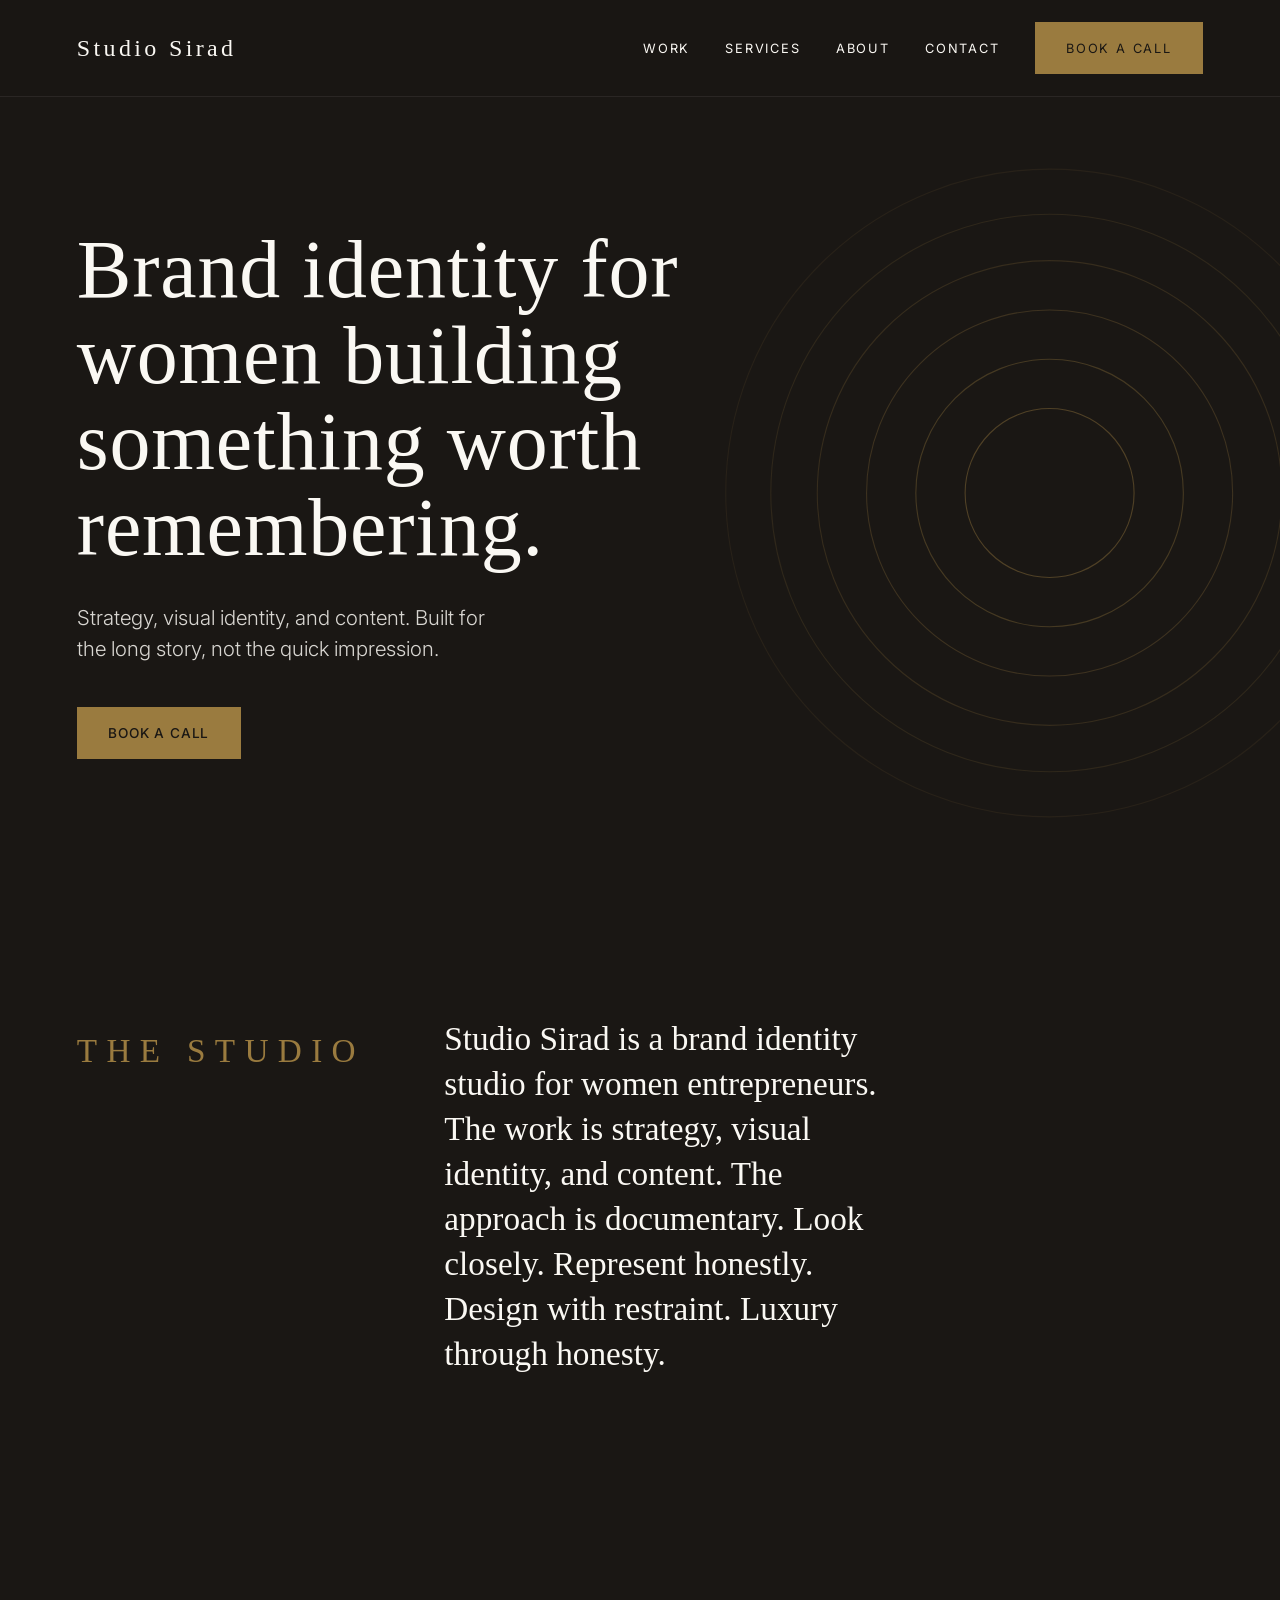
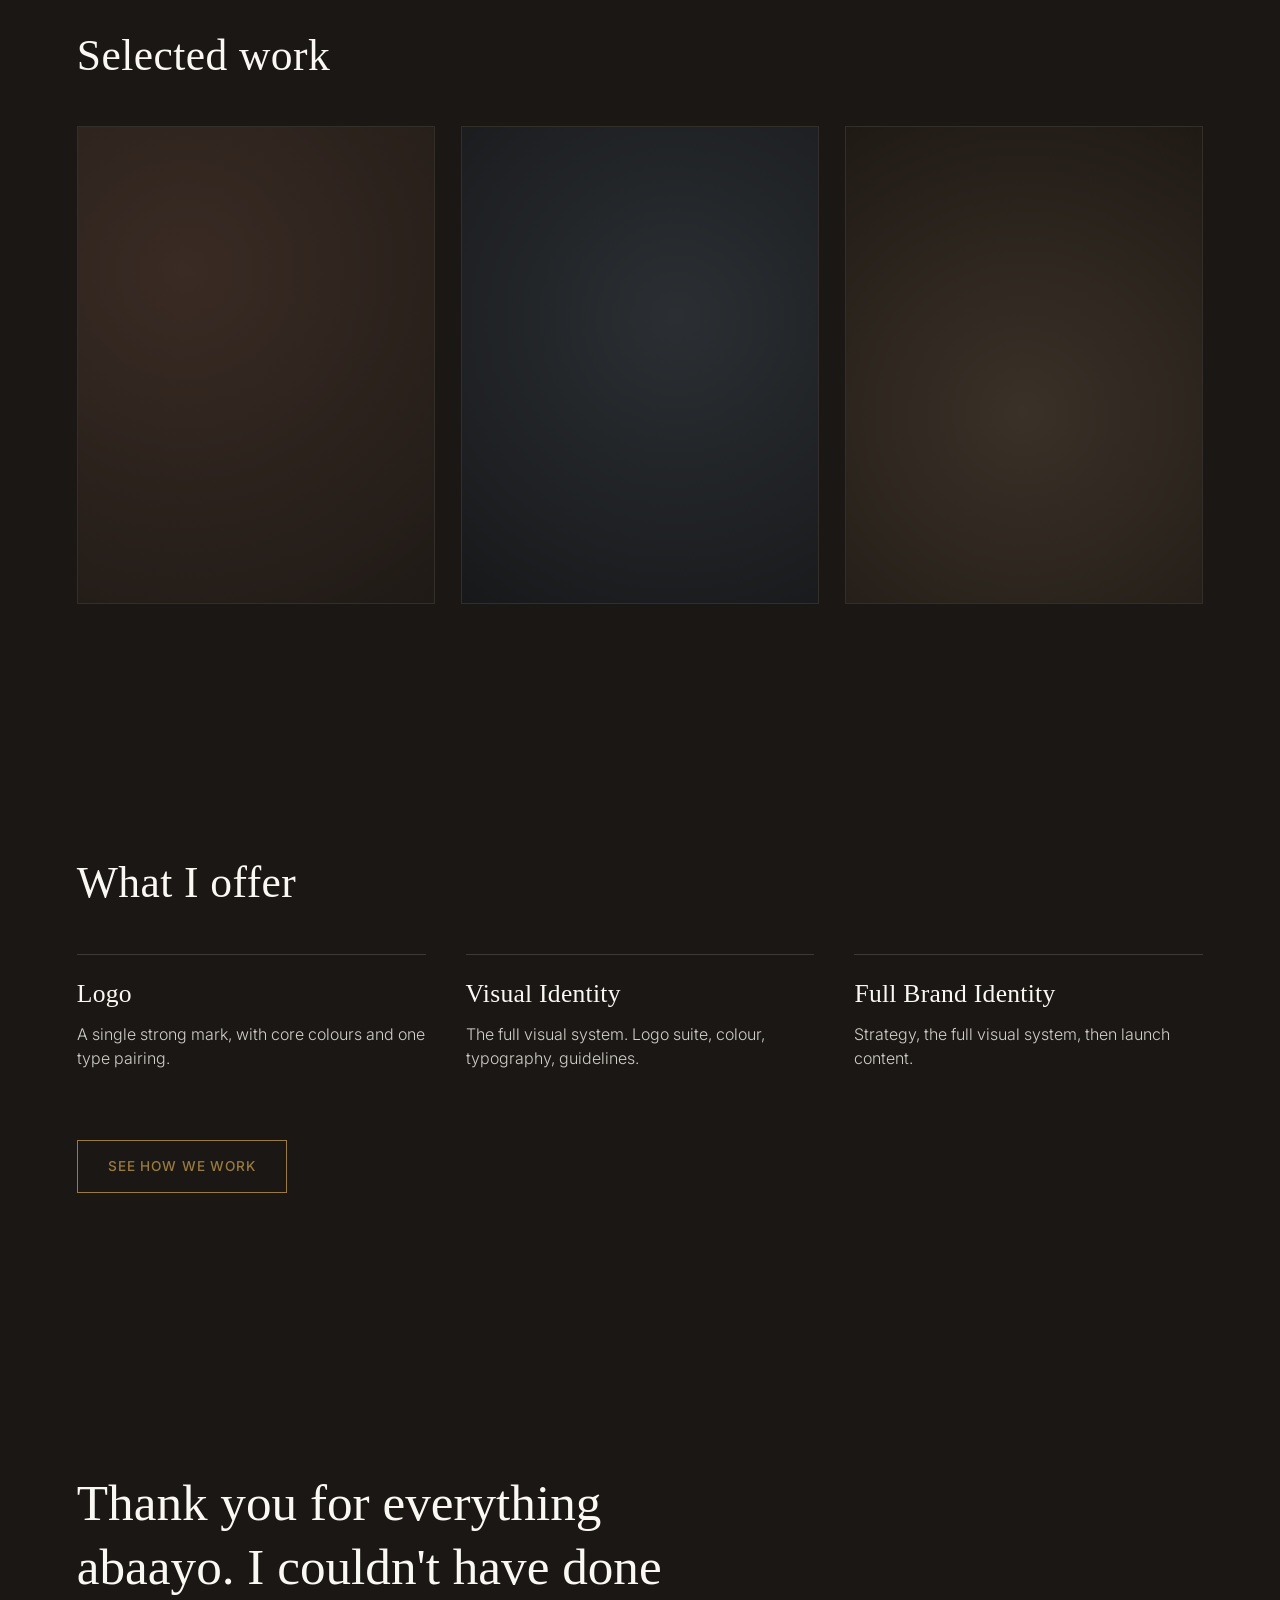
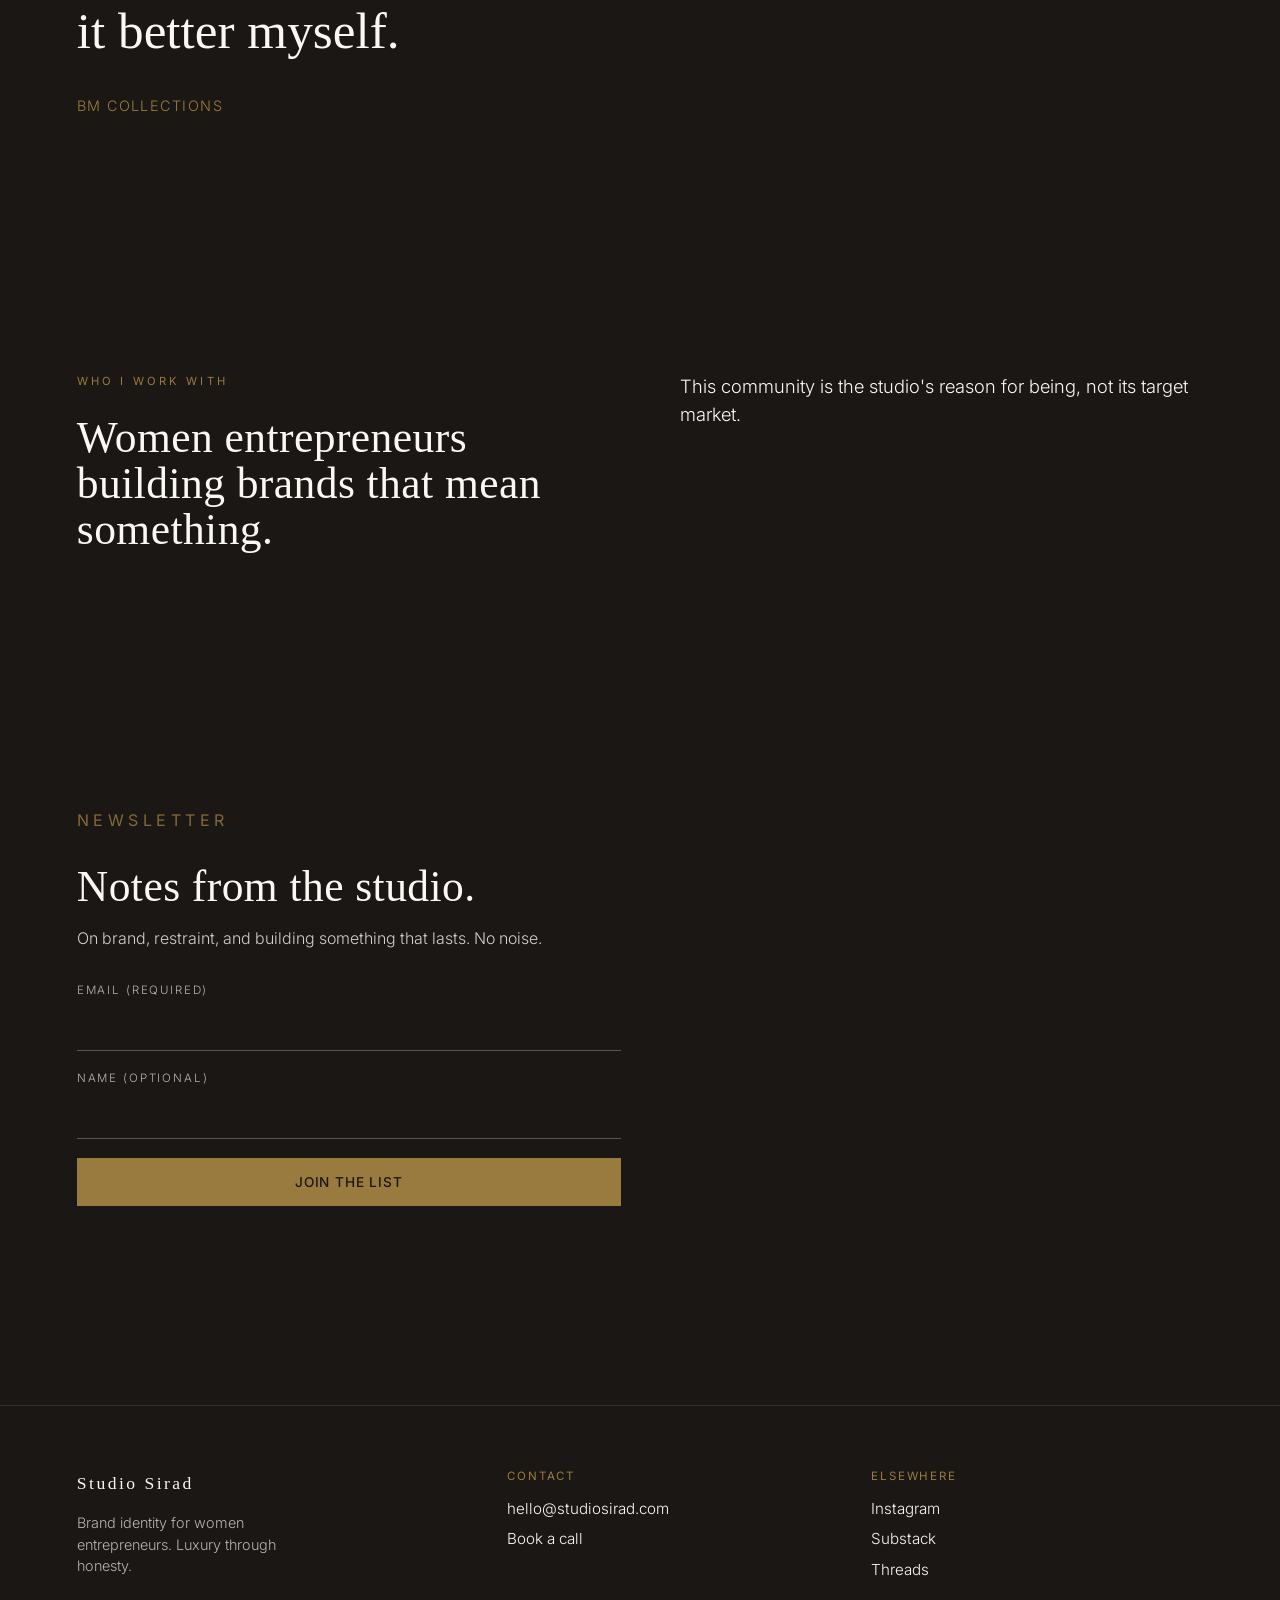
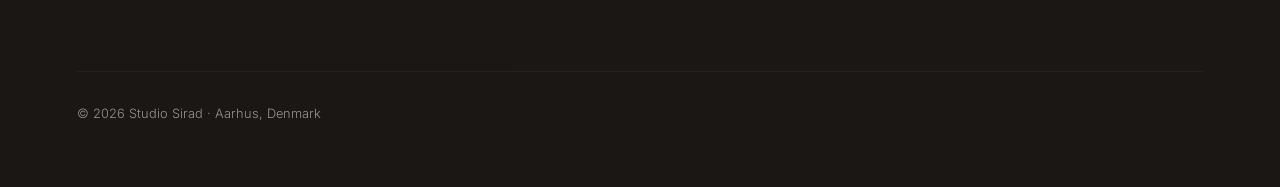
<file: index.html>
<!DOCTYPE html>
<html lang="en">
<head>
  <meta charset="UTF-8" />
  <meta name="viewport" content="width=device-width, initial-scale=1.0" />
  <title>Studio Sirad — Brand identity for women building something worth remembering</title>
  <meta name="description" content="Studio Sirad is a brand identity studio for women entrepreneurs. Strategy, visual identity, and content. Luxury through honesty." />
  <link rel="preconnect" href="https://fonts.googleapis.com" />
  <link rel="preconnect" href="https://fonts.gstatic.com" crossorigin />
  <link href="https://fonts.googleapis.com/css2?family=Inter:wght@300;400;500&display=swap" rel="stylesheet" />
  <link rel="stylesheet" href="css/styles.css" />
</head>
<body>
  <!-- HEADER -->
  <header class="site-header">
    <div class="wrap">
      <a href="index.html" class="wordmark">Studio Sirad</a>
      <nav class="nav" aria-label="Primary">
        <div class="nav-links">
          <a href="work.html">Work</a>
          <a href="services.html">Services</a>
          <a href="about.html">About</a>
          <a href="contact.html">Contact</a>
        </div>
        <a href="contact.html" class="btn">Book a call</a>
        <button class="nav-toggle" aria-label="Menu" aria-expanded="false">☰</button>
      </nav>
    </div>
  </header>

  <main>
    <!-- HERO -->
    <section class="hero">
      <div class="wrap">
        <div class="hero__inner">
          <h1>Brand identity for women building something worth remembering.</h1>
          <p class="hero__support">Strategy, visual identity, and content. Built for the long story, not the quick impression.</p>
          <a href="contact.html" class="btn">Book a call</a>
        </div>
      </div>
      <div class="hero__rings" aria-hidden="true">
        <svg viewBox="0 0 400 400">
          <circle class="ring-1" cx="200" cy="200" r="60" />
          <circle class="ring-2" cx="200" cy="200" r="95" />
          <circle class="ring-3" cx="200" cy="200" r="130" />
          <circle class="ring-4" cx="200" cy="200" r="165" />
          <circle class="ring-5" cx="200" cy="200" r="198" />
          <circle class="ring-6" cx="200" cy="200" r="230" />
        </svg>
      </div>
    </section>

    <!-- INTRO -->
    <section class="intro">
      <div class="wrap">
        <p class="eyebrow">The studio</p>
        <p>Studio Sirad is a brand identity studio for women entrepreneurs. The work is strategy, visual identity, and content. The approach is documentary. Look closely. Represent honestly. Design with restraint. Luxury through honesty.</p>
      </div>
    </section>

    <!-- FEATURED WORK -->
    <section>
      <div class="wrap">
        <h2 class="section-title">Selected work</h2>
        <div class="projects-grid">
          <a href="work-ladies-lounge.html" class="project-card">
            <span class="project-card__media ph-1"></span>
            <span class="project-card__caption">
              <h3>The Ladies Lounge</h3>
              <span>Luxury women's lifestyle brand</span>
            </span>
          </a>
          <a href="work-markaz-al-hidayah.html" class="project-card">
            <span class="project-card__media ph-2"></span>
            <span class="project-card__caption">
              <h3>Markaz Al Hidayah</h3>
              <span>Islamic learning platform</span>
            </span>
          </a>
          <a href="work-wedding-cake.html" class="project-card">
            <span class="project-card__media ph-3"></span>
            <span class="project-card__caption">
              <h3>Wedding Cake Identity</h3>
              <span>Passion project</span>
            </span>
          </a>
        </div>
      </div>
    </section>

    <!-- SERVICES SNAPSHOT -->
    <section>
      <div class="wrap">
        <h2 class="section-title">What I offer</h2>
        <div class="services-list">
          <div class="service">
            <h3>Logo</h3>
            <p>A single strong mark, with core colours and one type pairing.</p>
          </div>
          <div class="service">
            <h3>Visual Identity</h3>
            <p>The full visual system. Logo suite, colour, typography, guidelines.</p>
          </div>
          <div class="service">
            <h3>Full Brand Identity</h3>
            <p>Strategy, the full visual system, then launch content.</p>
          </div>
        </div>
        <p style="margin-top:3rem;"><a href="services.html" class="btn btn--ghost">See how we work</a></p>
      </div>
    </section>

    <!-- QUOTE -->
    <section class="quote">
      <div class="wrap">
        <blockquote>Thank you for everything abaayo. I couldn't have done it better myself.</blockquote>
        <cite>BM Collections</cite>
      </div>
    </section>

    <!-- WHO I WORK WITH -->
    <section>
      <div class="wrap">
        <div class="split">
          <div>
            <p class="eyebrow">Who I work with</p>
            <h2 class="section-title" style="margin-bottom:0;">Women entrepreneurs building brands that mean something.</h2>
          </div>
          <div>
            <p style="font-size:1.15rem;">This community is the studio's reason for being, not its target market.</p>
          </div>
        </div>
      </div>
    </section>

    <!-- NEWSLETTER -->
    <section>
      <div class="wrap">
        <div class="form-block">
          <p class="eyebrow">Newsletter</p>
          <h2>Notes from the studio.</h2>
          <p>On brand, restraint, and building something that lasts. No noise.</p>
          <!-- Replace FORM_ID with your Formspree form ID -->
          <form action="https://formspree.io/f/FORM_ID" method="POST" data-formspree data-success="Thank you. You're on the list.">
            <div class="field">
              <label for="nl-email">Email (required)</label>
              <input type="email" id="nl-email" name="email" required />
            </div>
            <div class="field">
              <label for="nl-name">Name (optional)</label>
              <input type="text" id="nl-name" name="name" />
            </div>
            <input type="hidden" name="_subject" value="New newsletter signup" />
            <button type="submit" class="btn">Join the list</button>
            <p class="form-status" role="status" aria-live="polite"></p>
          </form>
        </div>
      </div>
    </section>
  </main>

  <!-- FOOTER -->
  <footer class="site-footer">
    <div class="wrap">
      <div class="footer-col">
        <a href="index.html" class="wordmark">Studio Sirad</a>
        <p style="margin-top:1rem;font-size:0.9rem;opacity:0.7;max-width:26ch;">Brand identity for women entrepreneurs. Luxury through honesty.</p>
      </div>
      <div class="footer-col">
        <h4>Contact</h4>
        <!-- Replace with your contact email -->
        <a href="mailto:hello@studiosirad.com">hello@studiosirad.com</a>
        <a href="contact.html">Book a call</a>
      </div>
      <div class="footer-col">
        <h4>Elsewhere</h4>
        <a href="https://instagram.com/" target="_blank" rel="noopener">Instagram</a>
        <a href="https://substack.com/" target="_blank" rel="noopener">Substack</a>
        <a href="https://threads.net/" target="_blank" rel="noopener">Threads</a>
      </div>
      <div class="footer-legal">© 2026 Studio Sirad · Aarhus, Denmark</div>
    </div>
  </footer>

  <script src="js/main.js"></script>
</body>
</html>
</file>
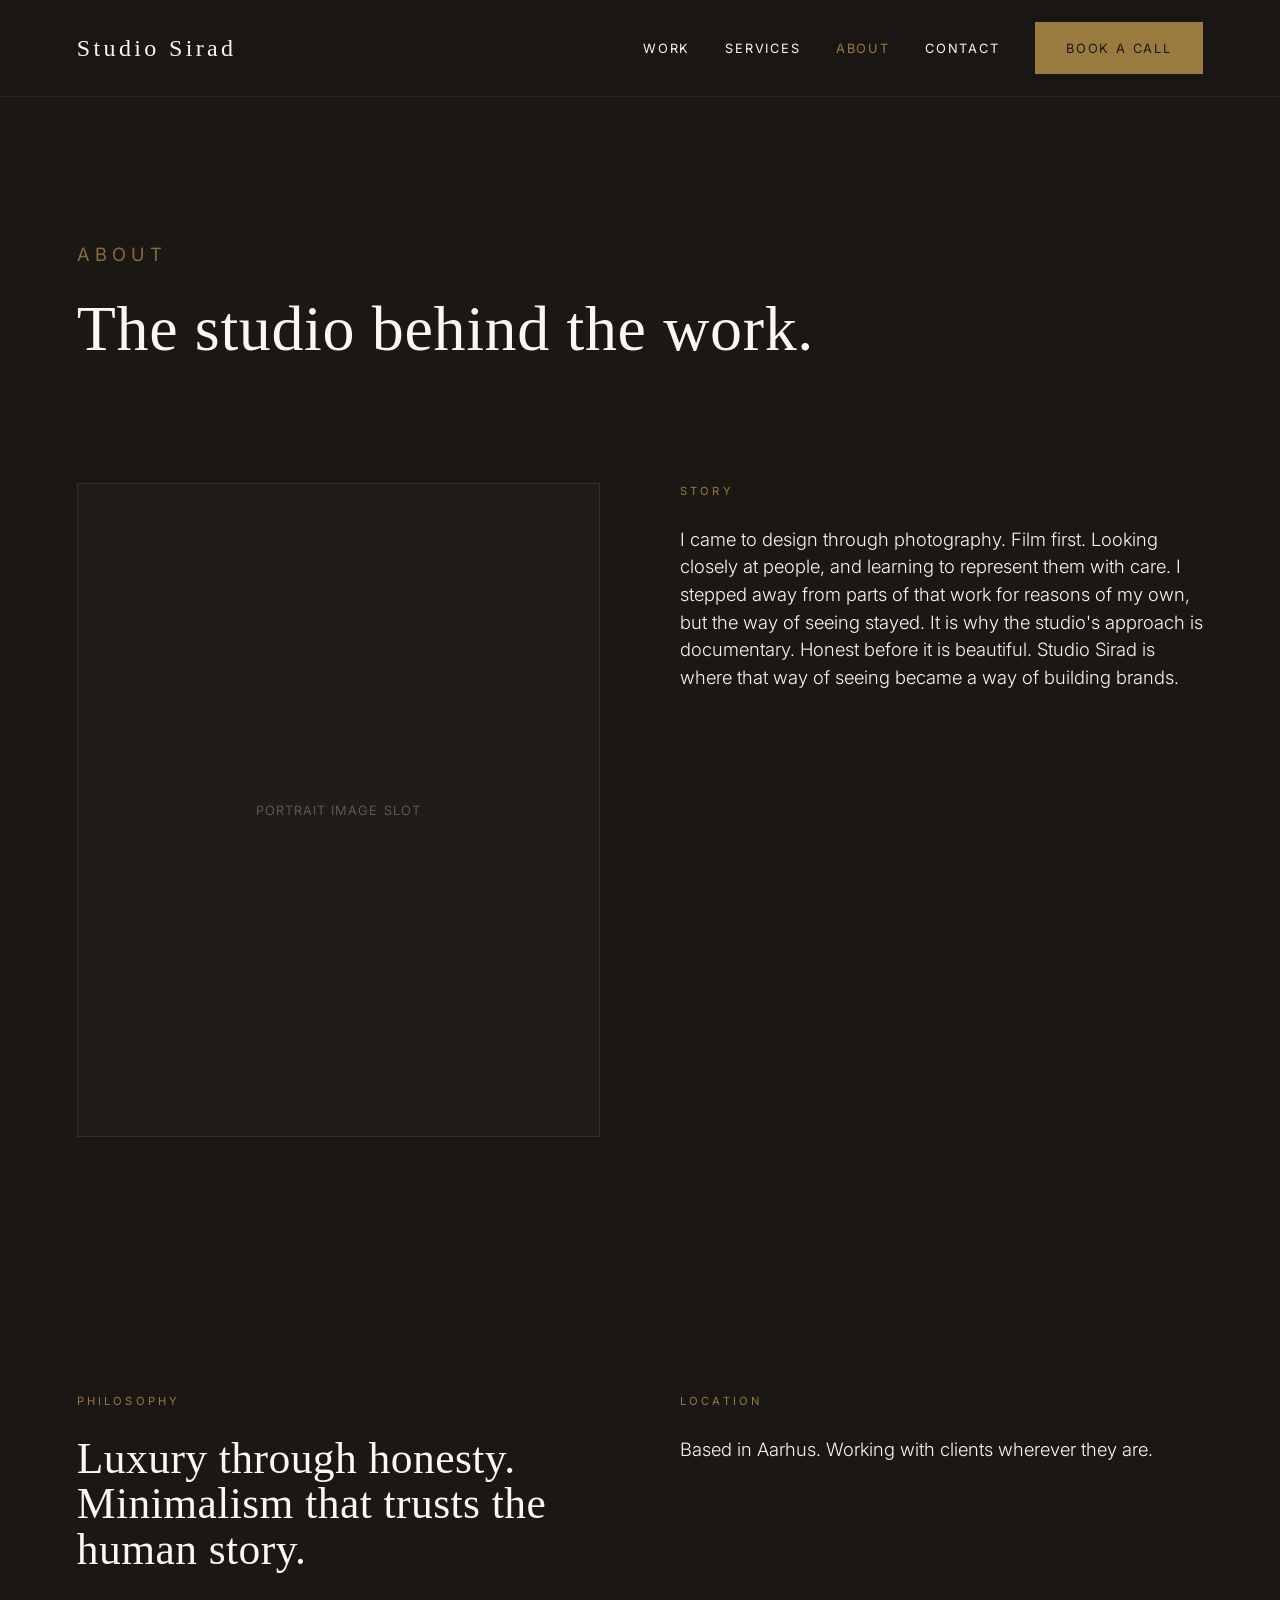
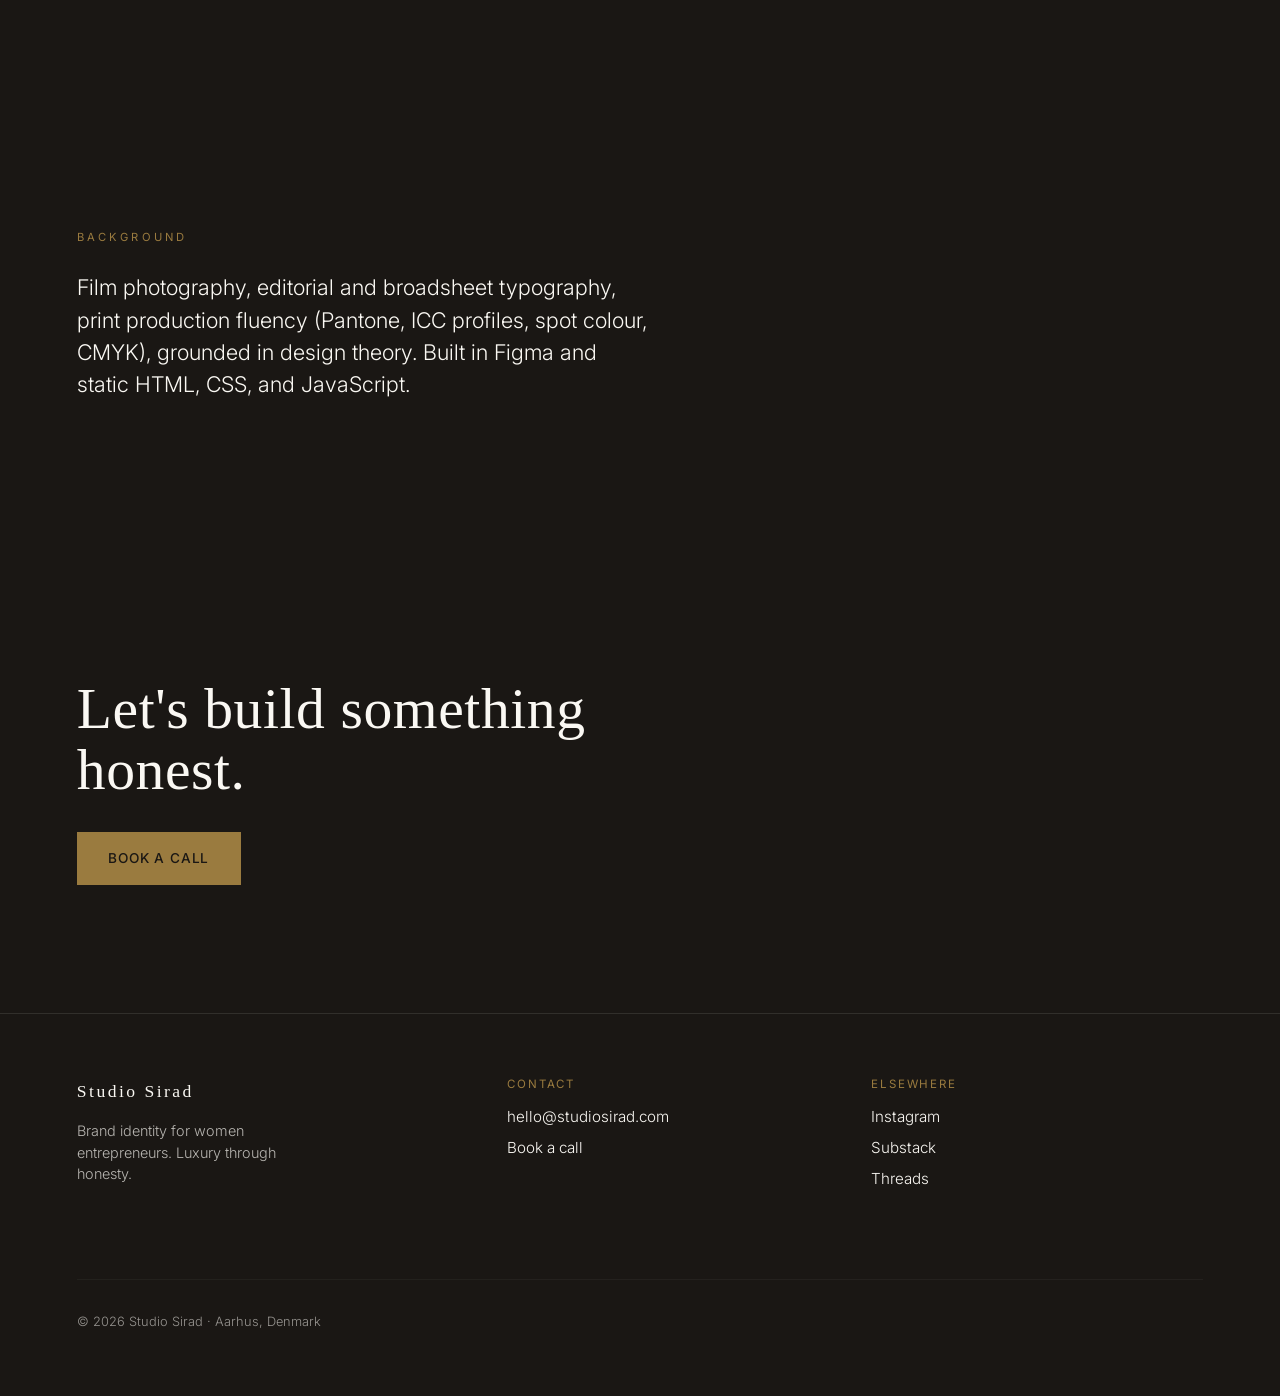
<file: about.html>
<!DOCTYPE html>
<html lang="en">
<head>
  <meta charset="UTF-8" />
  <meta name="viewport" content="width=device-width, initial-scale=1.0" />
  <title>About — Studio Sirad</title>
  <meta name="description" content="The studio behind the work. A documentary way of seeing, become a way of building brands. Based in Aarhus." />
  <link rel="preconnect" href="https://fonts.googleapis.com" />
  <link rel="preconnect" href="https://fonts.gstatic.com" crossorigin />
  <link href="https://fonts.googleapis.com/css2?family=Inter:wght@300;400;500&display=swap" rel="stylesheet" />
  <link rel="stylesheet" href="css/styles.css" />
</head>
<body>
  <header class="site-header">
    <div class="wrap">
      <a href="index.html" class="wordmark">Studio Sirad</a>
      <nav class="nav" aria-label="Primary">
        <div class="nav-links">
          <a href="work.html">Work</a>
          <a href="services.html">Services</a>
          <a href="about.html" class="active">About</a>
          <a href="contact.html">Contact</a>
        </div>
        <a href="contact.html" class="btn">Book a call</a>
        <button class="nav-toggle" aria-label="Menu" aria-expanded="false">☰</button>
      </nav>
    </div>
  </header>

  <main>
    <section class="page-head">
      <div class="wrap">
        <p class="eyebrow">About</p>
        <h1>The studio behind the work.</h1>
      </div>
    </section>

    <section style="padding-top:2rem;">
      <div class="wrap">
        <div class="split">
          <div>
            <!-- Replace with a portrait photograph -->
            <div class="gallery__slot" style="aspect-ratio:4/5;">Portrait image slot</div>
          </div>
          <div>
            <p class="eyebrow">Story</p>
            <p style="font-size:1.15rem;">I came to design through photography. Film first. Looking closely at people, and learning to represent them with care. I stepped away from parts of that work for reasons of my own, but the way of seeing stayed. It is why the studio's approach is documentary. Honest before it is beautiful. Studio Sirad is where that way of seeing became a way of building brands.</p>
          </div>
        </div>
      </div>
    </section>

    <section>
      <div class="wrap">
        <div class="split">
          <div>
            <p class="eyebrow">Philosophy</p>
            <h2 class="section-title" style="margin-bottom:0;">Luxury through honesty. Minimalism that trusts the human story.</h2>
          </div>
          <div>
            <p class="eyebrow">Location</p>
            <p style="font-size:1.15rem;">Based in Aarhus. Working with clients wherever they are.</p>
          </div>
        </div>
      </div>
    </section>

    <section>
      <div class="wrap">
        <p class="eyebrow">Background</p>
        <p class="lead">Film photography, editorial and broadsheet typography, print production fluency (Pantone, ICC profiles, spot colour, CMYK), grounded in design theory. Built in Figma and static HTML, CSS, and JavaScript.</p>
      </div>
    </section>

    <section class="cta">
      <div class="wrap">
        <h2>Let's build something honest.</h2>
        <a href="contact.html" class="btn">Book a call</a>
      </div>
    </section>
  </main>

  <footer class="site-footer">
    <div class="wrap">
      <div class="footer-col">
        <a href="index.html" class="wordmark">Studio Sirad</a>
        <p style="margin-top:1rem;font-size:0.9rem;opacity:0.7;max-width:26ch;">Brand identity for women entrepreneurs. Luxury through honesty.</p>
      </div>
      <div class="footer-col">
        <h4>Contact</h4>
        <a href="mailto:hello@studiosirad.com">hello@studiosirad.com</a>
        <a href="contact.html">Book a call</a>
      </div>
      <div class="footer-col">
        <h4>Elsewhere</h4>
        <a href="https://instagram.com/" target="_blank" rel="noopener">Instagram</a>
        <a href="https://substack.com/" target="_blank" rel="noopener">Substack</a>
        <a href="https://threads.net/" target="_blank" rel="noopener">Threads</a>
      </div>
      <div class="footer-legal">© 2026 Studio Sirad · Aarhus, Denmark</div>
    </div>
  </footer>

  <script src="js/main.js"></script>
</body>
</html>
</file>
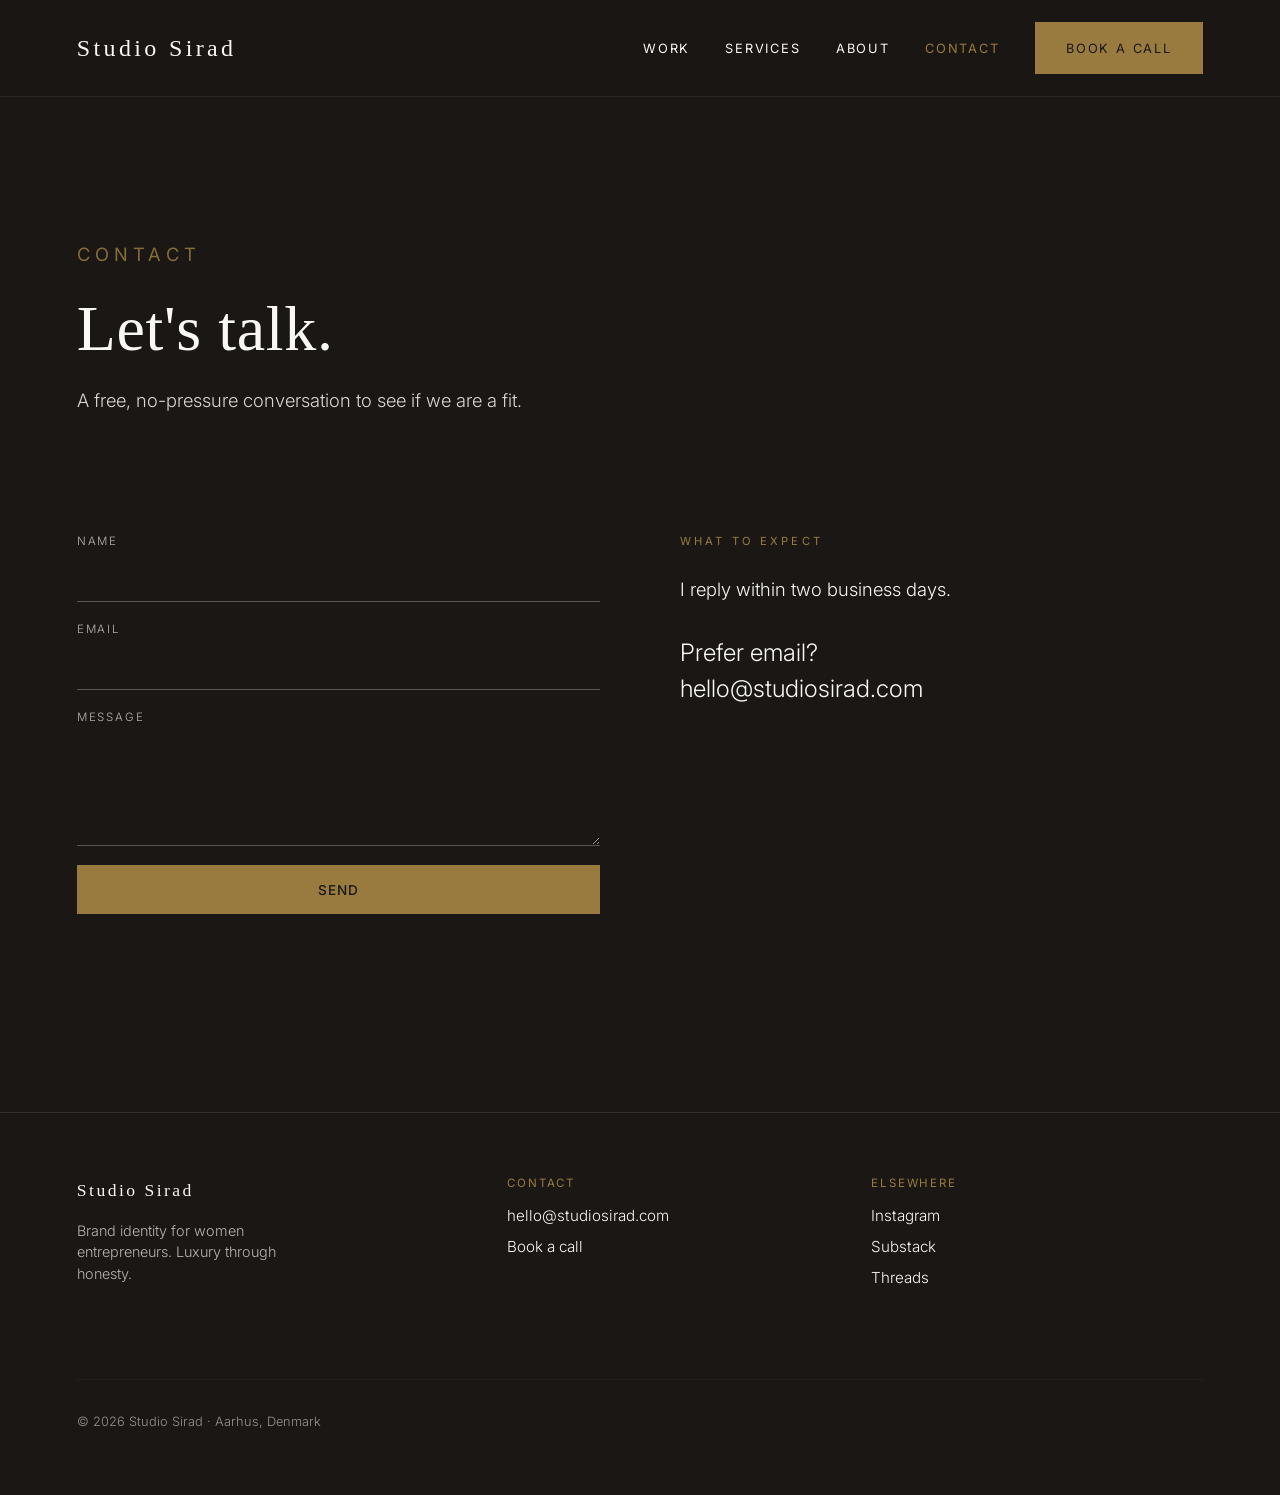
<file: contact.html>
<!DOCTYPE html>
<html lang="en">
<head>
  <meta charset="UTF-8" />
  <meta name="viewport" content="width=device-width, initial-scale=1.0" />
  <title>Contact — Studio Sirad</title>
  <meta name="description" content="A free, no-pressure conversation to see if we are a fit. I reply within two business days." />
  <link rel="preconnect" href="https://fonts.googleapis.com" />
  <link rel="preconnect" href="https://fonts.gstatic.com" crossorigin />
  <link href="https://fonts.googleapis.com/css2?family=Inter:wght@300;400;500&display=swap" rel="stylesheet" />
  <link rel="stylesheet" href="css/styles.css" />
</head>
<body>
  <header class="site-header">
    <div class="wrap">
      <a href="index.html" class="wordmark">Studio Sirad</a>
      <nav class="nav" aria-label="Primary">
        <div class="nav-links">
          <a href="work.html">Work</a>
          <a href="services.html">Services</a>
          <a href="about.html">About</a>
          <a href="contact.html" class="active">Contact</a>
        </div>
        <a href="contact.html" class="btn">Book a call</a>
        <button class="nav-toggle" aria-label="Menu" aria-expanded="false">☰</button>
      </nav>
    </div>
  </header>

  <main>
    <section class="page-head">
      <div class="wrap">
        <p class="eyebrow">Contact</p>
        <h1>Let's talk.</h1>
        <p class="lead">A free, no-pressure conversation to see if we are a fit.</p>
      </div>
    </section>

    <section style="padding-top:2rem;">
      <div class="wrap">
        <div class="split">
          <div class="form-block">
            <!-- Replace FORM_ID with your Formspree form ID -->
            <form action="https://formspree.io/f/FORM_ID" method="POST" data-formspree data-success="Thank you. I reply within two business days.">
              <div class="field">
                <label for="c-name">Name</label>
                <input type="text" id="c-name" name="name" required />
              </div>
              <div class="field">
                <label for="c-email">Email</label>
                <input type="email" id="c-email" name="email" required />
              </div>
              <div class="field">
                <label for="c-message">Message</label>
                <textarea id="c-message" name="message" required></textarea>
              </div>
              <input type="hidden" name="_subject" value="New enquiry from studiosirad.com" />
              <button type="submit" class="btn">Send</button>
              <p class="form-status" role="status" aria-live="polite"></p>
            </form>
          </div>
          <div>
            <p class="eyebrow">What to expect</p>
            <p style="font-size:1.15rem;">I reply within two business days.</p>
            <p style="margin-top:2rem;">Prefer email?<br />
              <!-- Replace with your contact email -->
              <a href="mailto:hello@studiosirad.com">hello@studiosirad.com</a>
            </p>
          </div>
        </div>
      </div>
    </section>
  </main>

  <footer class="site-footer">
    <div class="wrap">
      <div class="footer-col">
        <a href="index.html" class="wordmark">Studio Sirad</a>
        <p style="margin-top:1rem;font-size:0.9rem;opacity:0.7;max-width:26ch;">Brand identity for women entrepreneurs. Luxury through honesty.</p>
      </div>
      <div class="footer-col">
        <h4>Contact</h4>
        <a href="mailto:hello@studiosirad.com">hello@studiosirad.com</a>
        <a href="contact.html">Book a call</a>
      </div>
      <div class="footer-col">
        <h4>Elsewhere</h4>
        <a href="https://instagram.com/" target="_blank" rel="noopener">Instagram</a>
        <a href="https://substack.com/" target="_blank" rel="noopener">Substack</a>
        <a href="https://threads.net/" target="_blank" rel="noopener">Threads</a>
      </div>
      <div class="footer-legal">© 2026 Studio Sirad · Aarhus, Denmark</div>
    </div>
  </footer>

  <script src="js/main.js"></script>
</body>
</html>
</file>
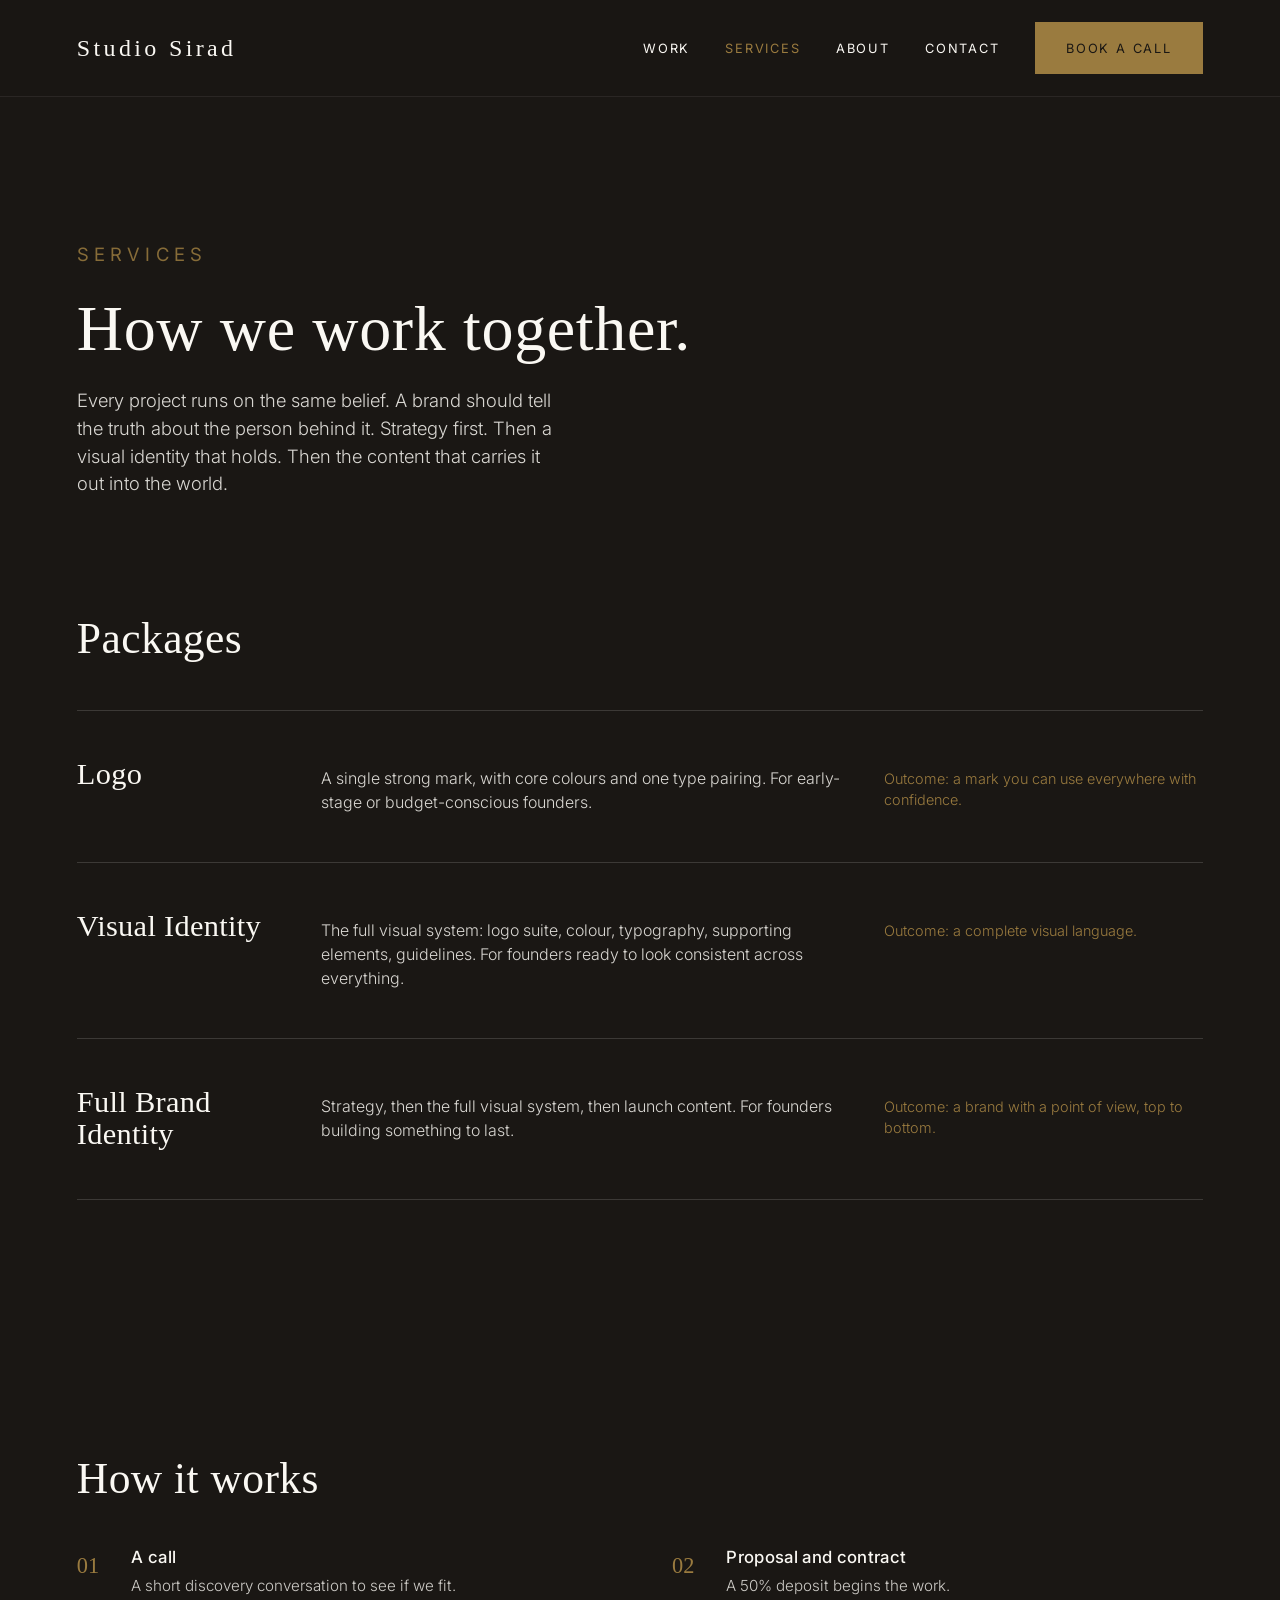
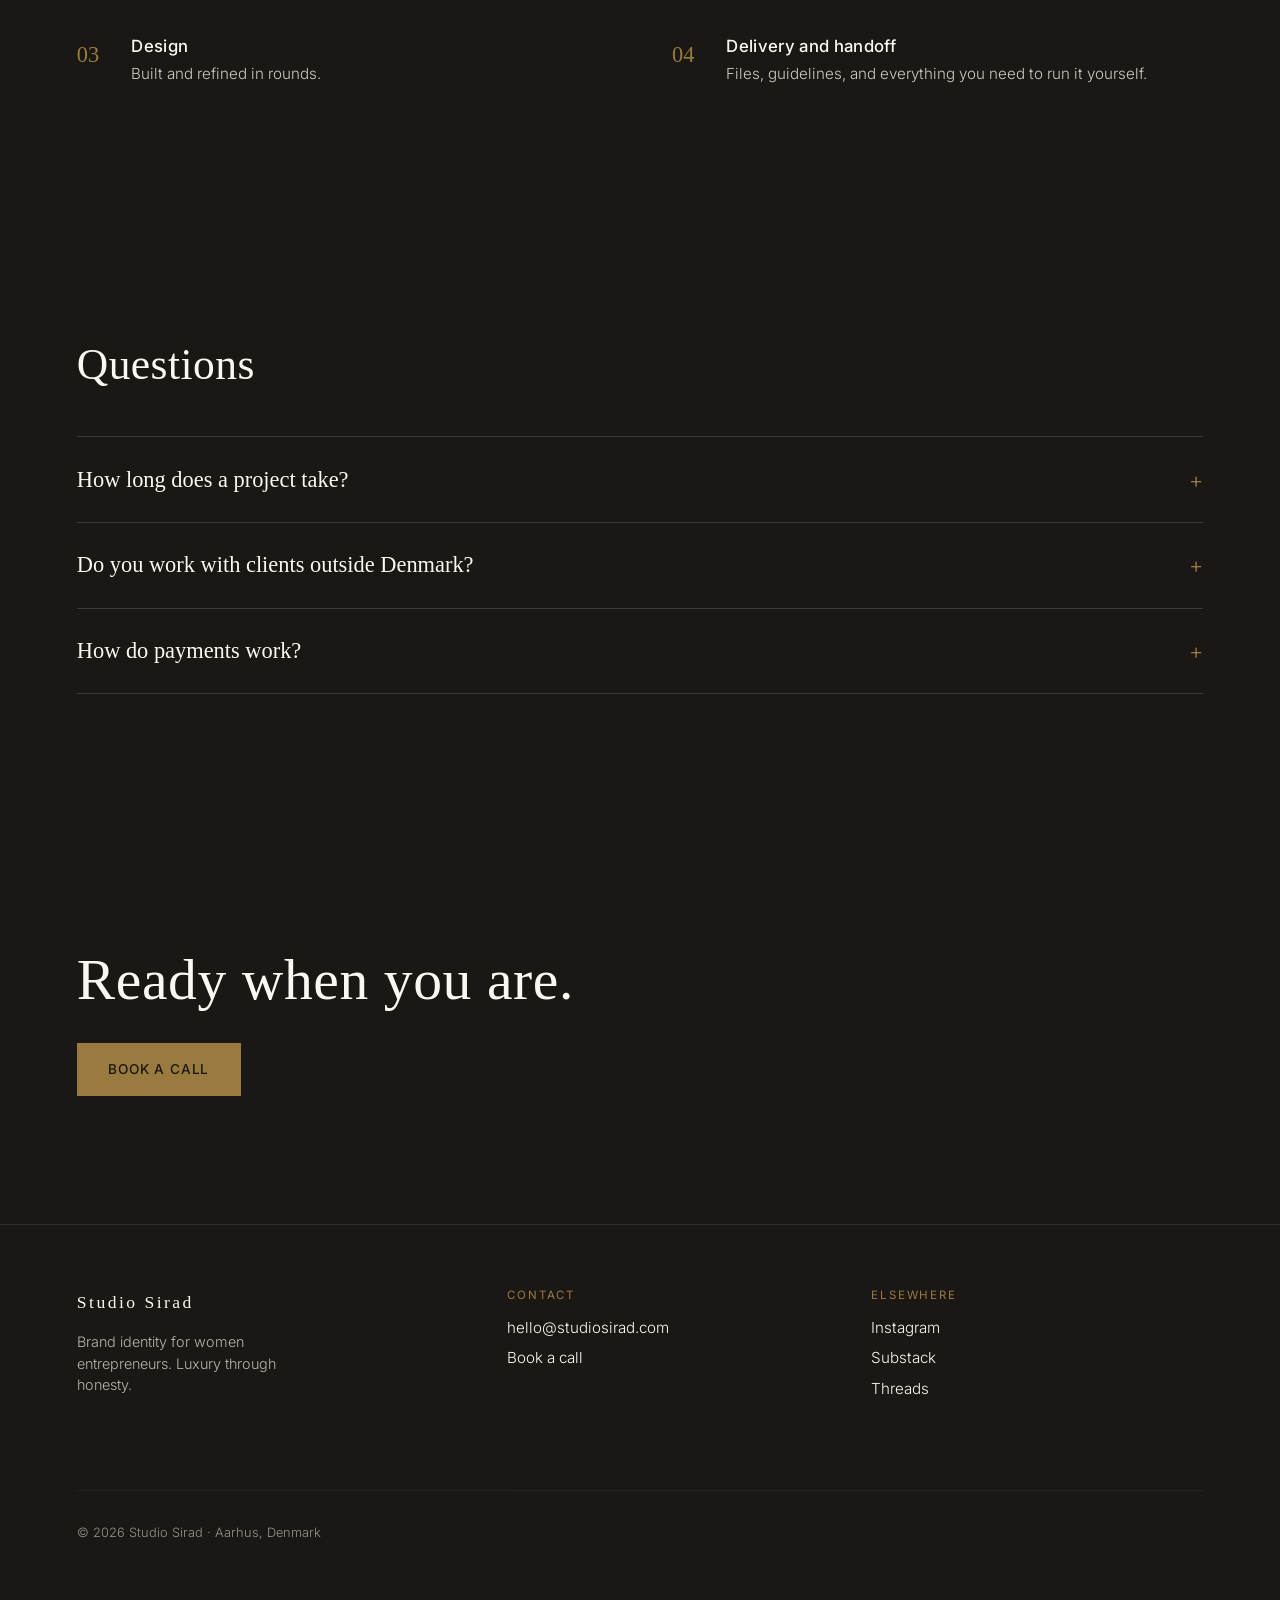
<file: services.html>
<!DOCTYPE html>
<html lang="en">
<head>
  <meta charset="UTF-8" />
  <meta name="viewport" content="width=device-width, initial-scale=1.0" />
  <title>Services — Studio Sirad</title>
  <meta name="description" content="How we work together. Strategy first. Then a visual identity that holds. Then the content that carries it out into the world." />
  <link rel="preconnect" href="https://fonts.googleapis.com" />
  <link rel="preconnect" href="https://fonts.gstatic.com" crossorigin />
  <link href="https://fonts.googleapis.com/css2?family=Inter:wght@300;400;500&display=swap" rel="stylesheet" />
  <link rel="stylesheet" href="css/styles.css" />
</head>
<body>
  <header class="site-header">
    <div class="wrap">
      <a href="index.html" class="wordmark">Studio Sirad</a>
      <nav class="nav" aria-label="Primary">
        <div class="nav-links">
          <a href="work.html">Work</a>
          <a href="services.html" class="active">Services</a>
          <a href="about.html">About</a>
          <a href="contact.html">Contact</a>
        </div>
        <a href="contact.html" class="btn">Book a call</a>
        <button class="nav-toggle" aria-label="Menu" aria-expanded="false">☰</button>
      </nav>
    </div>
  </header>

  <main>
    <section class="page-head">
      <div class="wrap">
        <p class="eyebrow">Services</p>
        <h1>How we work together.</h1>
        <p class="lead">Every project runs on the same belief. A brand should tell the truth about the person behind it. Strategy first. Then a visual identity that holds. Then the content that carries it out into the world.</p>
      </div>
    </section>

    <!-- PACKAGES -->
    <section style="padding-top:2rem;">
      <div class="wrap">
        <h2 class="section-title">Packages</h2>
        <div class="packages">
          <div class="package">
            <h3>Logo</h3>
            <div>
              <p>A single strong mark, with core colours and one type pairing. For early-stage or budget-conscious founders.</p>
            </div>
            <p class="outcome">Outcome: a mark you can use everywhere with confidence.</p>
          </div>
          <div class="package">
            <h3>Visual Identity</h3>
            <div>
              <p>The full visual system: logo suite, colour, typography, supporting elements, guidelines. For founders ready to look consistent across everything.</p>
            </div>
            <p class="outcome">Outcome: a complete visual language.</p>
          </div>
          <div class="package">
            <h3>Full Brand Identity</h3>
            <div>
              <p>Strategy, then the full visual system, then launch content. For founders building something to last.</p>
            </div>
            <p class="outcome">Outcome: a brand with a point of view, top to bottom.</p>
          </div>
        </div>
      </div>
    </section>

    <!-- HOW IT WORKS -->
    <section>
      <div class="wrap">
        <h2 class="section-title">How it works</h2>
        <div class="steps">
          <div class="step">
            <h3>A call</h3>
            <p>A short discovery conversation to see if we fit.</p>
          </div>
          <div class="step">
            <h3>Proposal and contract</h3>
            <p>A 50% deposit begins the work.</p>
          </div>
          <div class="step">
            <h3>Design</h3>
            <p>Built and refined in rounds.</p>
          </div>
          <div class="step">
            <h3>Delivery and handoff</h3>
            <p>Files, guidelines, and everything you need to run it yourself.</p>
          </div>
        </div>
      </div>
    </section>

    <!-- FAQ -->
    <section>
      <div class="wrap">
        <h2 class="section-title">Questions</h2>
        <div class="faq">
          <details>
            <summary>How long does a project take?</summary>
            <p>A logo runs shorter. A full identity takes longer. I share a timeline in the proposal.</p>
          </details>
          <details>
            <summary>Do you work with clients outside Denmark?</summary>
            <p>Yes. Remotely, wherever you are.</p>
          </details>
          <details>
            <summary>How do payments work?</summary>
            <p>A 50% deposit begins the work. The balance is due on delivery.</p>
          </details>
        </div>
      </div>
    </section>

    <section class="cta">
      <div class="wrap">
        <h2>Ready when you are.</h2>
        <a href="contact.html" class="btn">Book a call</a>
      </div>
    </section>
  </main>

  <footer class="site-footer">
    <div class="wrap">
      <div class="footer-col">
        <a href="index.html" class="wordmark">Studio Sirad</a>
        <p style="margin-top:1rem;font-size:0.9rem;opacity:0.7;max-width:26ch;">Brand identity for women entrepreneurs. Luxury through honesty.</p>
      </div>
      <div class="footer-col">
        <h4>Contact</h4>
        <a href="mailto:hello@studiosirad.com">hello@studiosirad.com</a>
        <a href="contact.html">Book a call</a>
      </div>
      <div class="footer-col">
        <h4>Elsewhere</h4>
        <a href="https://instagram.com/" target="_blank" rel="noopener">Instagram</a>
        <a href="https://substack.com/" target="_blank" rel="noopener">Substack</a>
        <a href="https://threads.net/" target="_blank" rel="noopener">Threads</a>
      </div>
      <div class="footer-legal">© 2026 Studio Sirad · Aarhus, Denmark</div>
    </div>
  </footer>

  <script src="js/main.js"></script>
</body>
</html>
</file>
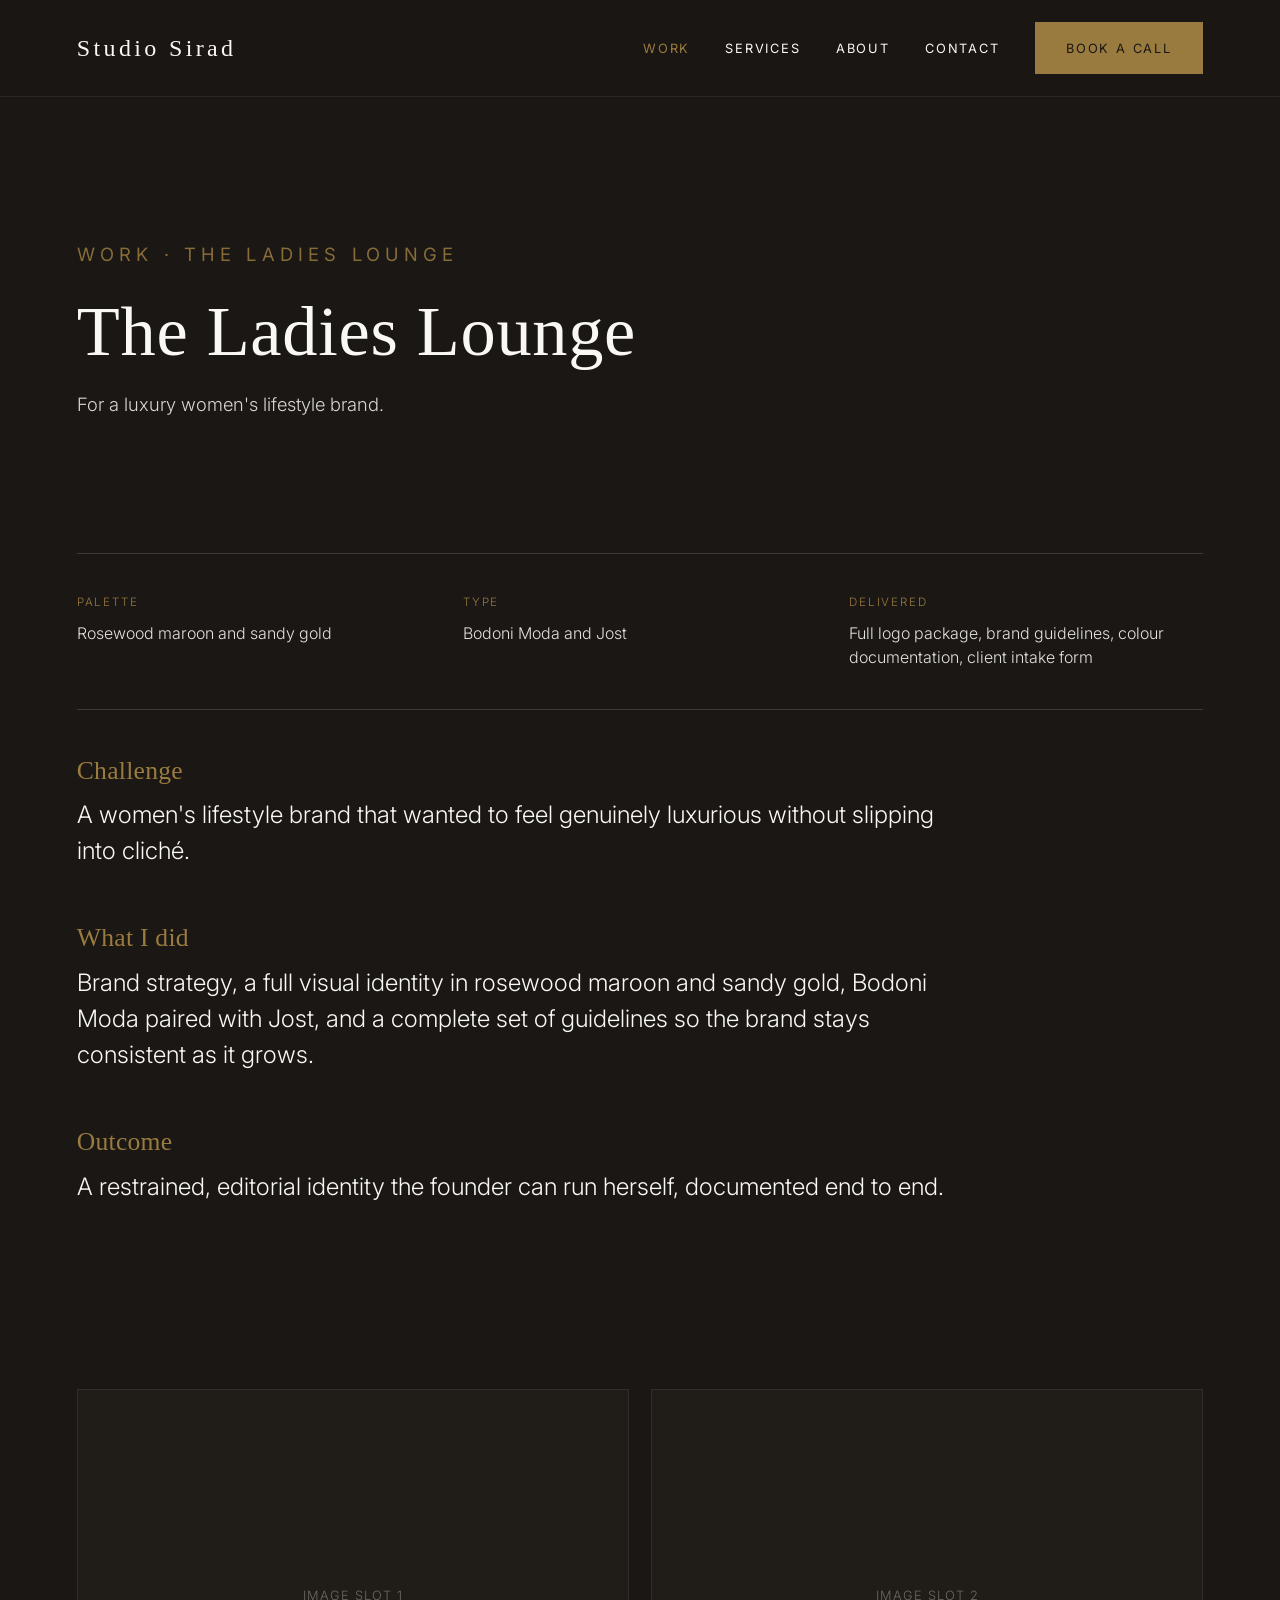
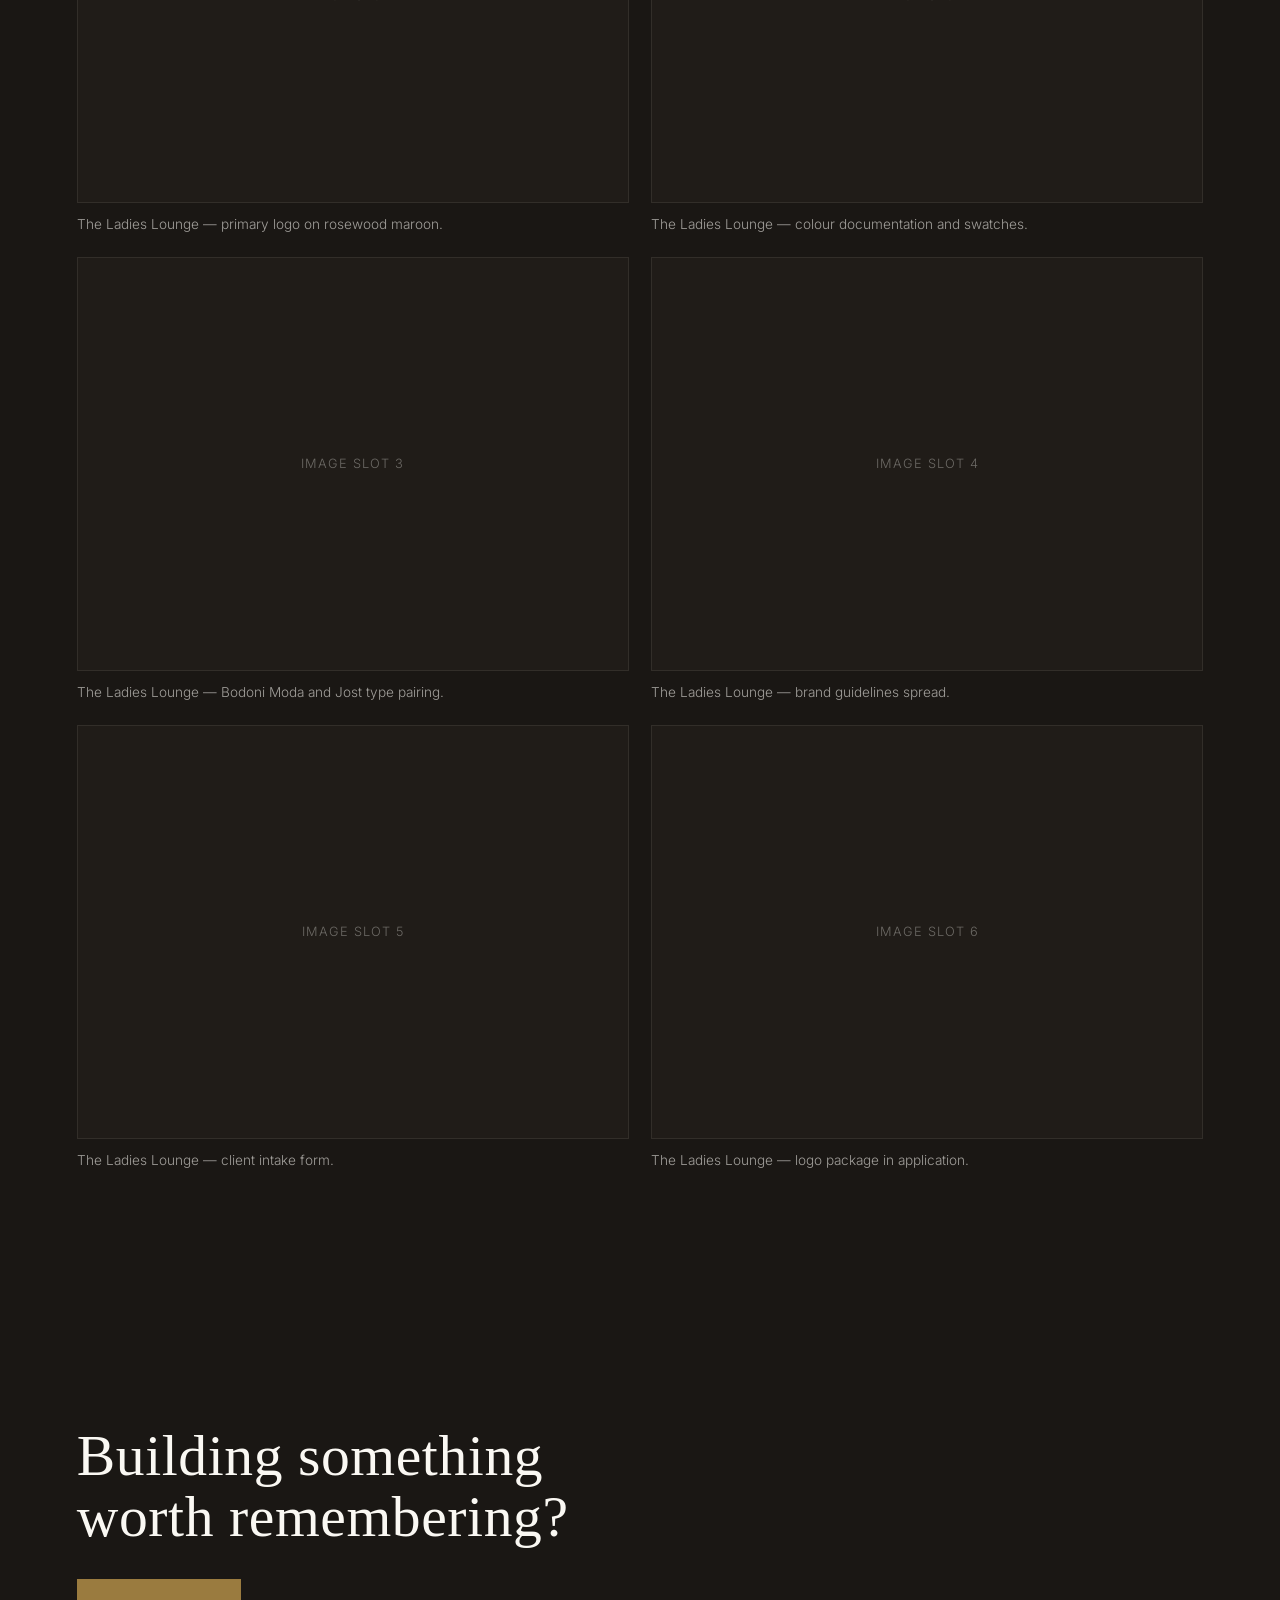
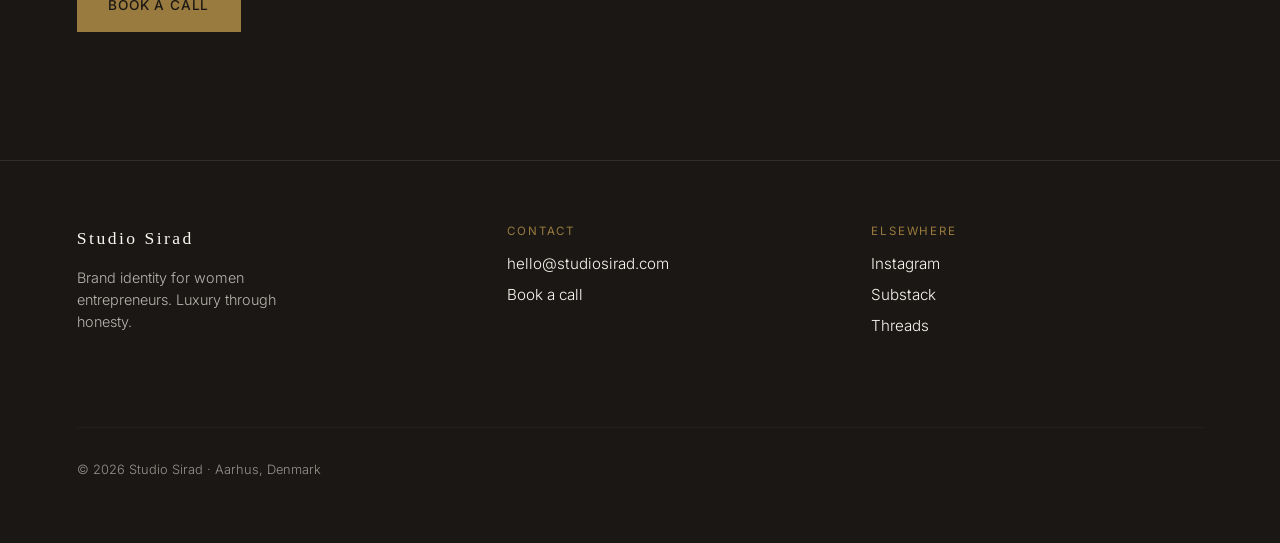
<file: work-ladies-lounge.html>
<!DOCTYPE html>
<html lang="en">
<head>
  <meta charset="UTF-8" />
  <meta name="viewport" content="width=device-width, initial-scale=1.0" />
  <title>The Ladies Lounge — Studio Sirad</title>
  <meta name="description" content="A restrained, editorial identity for a luxury women's lifestyle brand. Rosewood maroon and sandy gold. Bodoni Moda and Jost." />
  <link rel="preconnect" href="https://fonts.googleapis.com" />
  <link rel="preconnect" href="https://fonts.gstatic.com" crossorigin />
  <link href="https://fonts.googleapis.com/css2?family=Inter:wght@300;400;500&display=swap" rel="stylesheet" />
  <link rel="stylesheet" href="css/styles.css" />
</head>
<body>
  <header class="site-header">
    <div class="wrap">
      <a href="index.html" class="wordmark">Studio Sirad</a>
      <nav class="nav" aria-label="Primary">
        <div class="nav-links">
          <a href="work.html" class="active">Work</a>
          <a href="services.html">Services</a>
          <a href="about.html">About</a>
          <a href="contact.html">Contact</a>
        </div>
        <a href="contact.html" class="btn">Book a call</a>
        <button class="nav-toggle" aria-label="Menu" aria-expanded="false">☰</button>
      </nav>
    </div>
  </header>

  <main>
    <section class="page-head case-hero">
      <div class="wrap">
        <p class="eyebrow">Work · The Ladies Lounge</p>
        <h1>The Ladies Lounge</h1>
        <p class="lead">For a luxury women's lifestyle brand.</p>
      </div>
    </section>

    <section style="padding-top:0;">
      <div class="wrap">
        <dl class="case-meta">
          <div>
            <dt>Palette</dt>
            <dd>Rosewood maroon and sandy gold</dd>
          </div>
          <div>
            <dt>Type</dt>
            <dd>Bodoni Moda and Jost</dd>
          </div>
          <div>
            <dt>Delivered</dt>
            <dd>Full logo package, brand guidelines, colour documentation, client intake form</dd>
          </div>
        </dl>

        <div class="case-block">
          <h2>Challenge</h2>
          <p>A women's lifestyle brand that wanted to feel genuinely luxurious without slipping into cliché.</p>
        </div>
        <div class="case-block">
          <h2>What I did</h2>
          <p>Brand strategy, a full visual identity in rosewood maroon and sandy gold, Bodoni Moda paired with Jost, and a complete set of guidelines so the brand stays consistent as it grows.</p>
        </div>
        <div class="case-block">
          <h2>Outcome</h2>
          <p>A restrained, editorial identity the founder can run herself, documented end to end.</p>
        </div>
      </div>
    </section>

    <section style="padding-top:0;">
      <div class="wrap">
        <div class="gallery">
          <figure>
            <div class="gallery__slot">Image slot 1</div>
            <figcaption>The Ladies Lounge — primary logo on rosewood maroon.</figcaption>
          </figure>
          <figure>
            <div class="gallery__slot">Image slot 2</div>
            <figcaption>The Ladies Lounge — colour documentation and swatches.</figcaption>
          </figure>
          <figure>
            <div class="gallery__slot">Image slot 3</div>
            <figcaption>The Ladies Lounge — Bodoni Moda and Jost type pairing.</figcaption>
          </figure>
          <figure>
            <div class="gallery__slot">Image slot 4</div>
            <figcaption>The Ladies Lounge — brand guidelines spread.</figcaption>
          </figure>
          <figure>
            <div class="gallery__slot">Image slot 5</div>
            <figcaption>The Ladies Lounge — client intake form.</figcaption>
          </figure>
          <figure>
            <div class="gallery__slot">Image slot 6</div>
            <figcaption>The Ladies Lounge — logo package in application.</figcaption>
          </figure>
        </div>
      </div>
    </section>

    <section class="cta">
      <div class="wrap">
        <h2>Building something worth remembering?</h2>
        <a href="contact.html" class="btn">Book a call</a>
      </div>
    </section>
  </main>

  <footer class="site-footer">
    <div class="wrap">
      <div class="footer-col">
        <a href="index.html" class="wordmark">Studio Sirad</a>
        <p style="margin-top:1rem;font-size:0.9rem;opacity:0.7;max-width:26ch;">Brand identity for women entrepreneurs. Luxury through honesty.</p>
      </div>
      <div class="footer-col">
        <h4>Contact</h4>
        <a href="mailto:hello@studiosirad.com">hello@studiosirad.com</a>
        <a href="contact.html">Book a call</a>
      </div>
      <div class="footer-col">
        <h4>Elsewhere</h4>
        <a href="https://instagram.com/" target="_blank" rel="noopener">Instagram</a>
        <a href="https://substack.com/" target="_blank" rel="noopener">Substack</a>
        <a href="https://threads.net/" target="_blank" rel="noopener">Threads</a>
      </div>
      <div class="footer-legal">© 2026 Studio Sirad · Aarhus, Denmark</div>
    </div>
  </footer>

  <script src="js/main.js"></script>
</body>
</html>
</file>
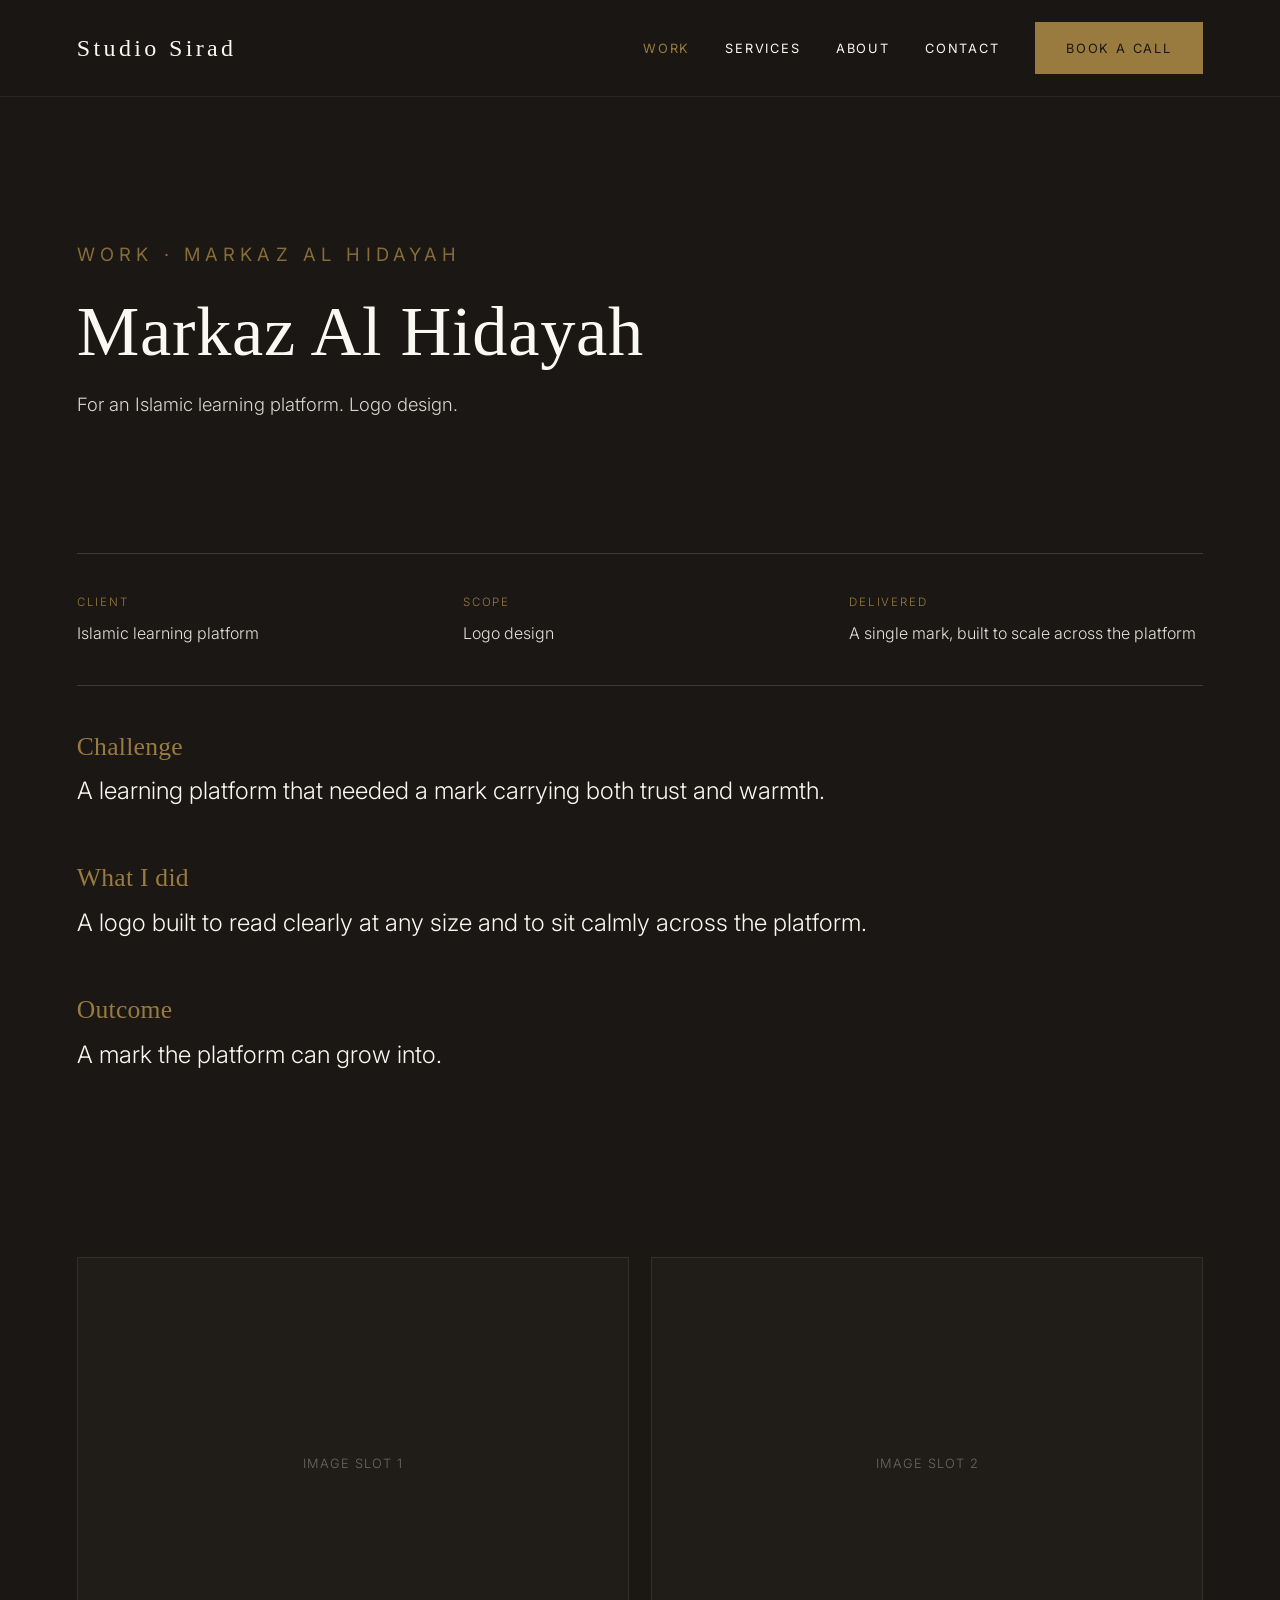
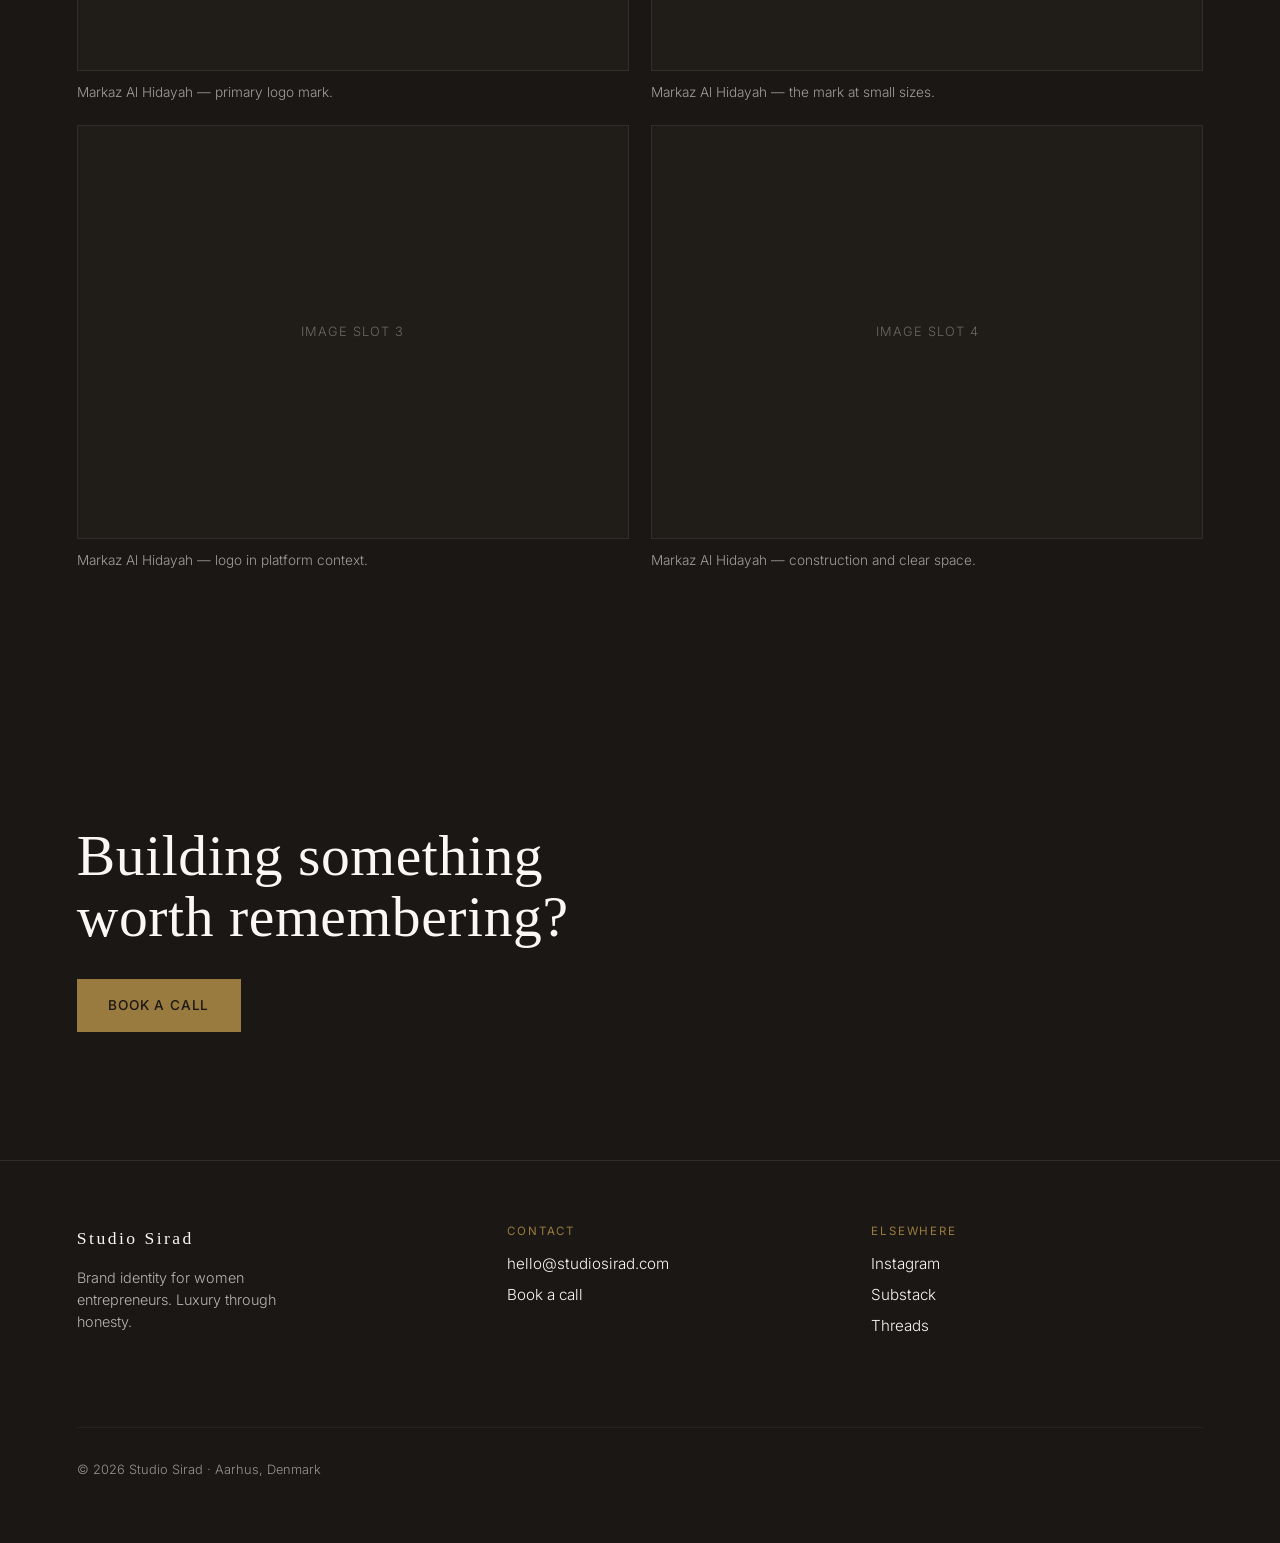
<file: work-markaz-al-hidayah.html>
<!DOCTYPE html>
<html lang="en">
<head>
  <meta charset="UTF-8" />
  <meta name="viewport" content="width=device-width, initial-scale=1.0" />
  <title>Markaz Al Hidayah — Studio Sirad</title>
  <meta name="description" content="A logo built to read clearly at any size for an Islamic learning platform. A mark carrying both trust and warmth." />
  <link rel="preconnect" href="https://fonts.googleapis.com" />
  <link rel="preconnect" href="https://fonts.gstatic.com" crossorigin />
  <link href="https://fonts.googleapis.com/css2?family=Inter:wght@300;400;500&display=swap" rel="stylesheet" />
  <link rel="stylesheet" href="css/styles.css" />
</head>
<body>
  <header class="site-header">
    <div class="wrap">
      <a href="index.html" class="wordmark">Studio Sirad</a>
      <nav class="nav" aria-label="Primary">
        <div class="nav-links">
          <a href="work.html" class="active">Work</a>
          <a href="services.html">Services</a>
          <a href="about.html">About</a>
          <a href="contact.html">Contact</a>
        </div>
        <a href="contact.html" class="btn">Book a call</a>
        <button class="nav-toggle" aria-label="Menu" aria-expanded="false">☰</button>
      </nav>
    </div>
  </header>

  <main>
    <section class="page-head case-hero">
      <div class="wrap">
        <p class="eyebrow">Work · Markaz Al Hidayah</p>
        <h1>Markaz Al Hidayah</h1>
        <p class="lead">For an Islamic learning platform. Logo design.</p>
      </div>
    </section>

    <section style="padding-top:0;">
      <div class="wrap">
        <dl class="case-meta">
          <div>
            <dt>Client</dt>
            <dd>Islamic learning platform</dd>
          </div>
          <div>
            <dt>Scope</dt>
            <dd>Logo design</dd>
          </div>
          <div>
            <dt>Delivered</dt>
            <dd>A single mark, built to scale across the platform</dd>
          </div>
        </dl>

        <div class="case-block">
          <h2>Challenge</h2>
          <p>A learning platform that needed a mark carrying both trust and warmth.</p>
        </div>
        <div class="case-block">
          <h2>What I did</h2>
          <p>A logo built to read clearly at any size and to sit calmly across the platform.</p>
        </div>
        <div class="case-block">
          <h2>Outcome</h2>
          <p>A mark the platform can grow into.</p>
        </div>
      </div>
    </section>

    <section style="padding-top:0;">
      <div class="wrap">
        <div class="gallery">
          <figure>
            <div class="gallery__slot">Image slot 1</div>
            <figcaption>Markaz Al Hidayah — primary logo mark.</figcaption>
          </figure>
          <figure>
            <div class="gallery__slot">Image slot 2</div>
            <figcaption>Markaz Al Hidayah — the mark at small sizes.</figcaption>
          </figure>
          <figure>
            <div class="gallery__slot">Image slot 3</div>
            <figcaption>Markaz Al Hidayah — logo in platform context.</figcaption>
          </figure>
          <figure>
            <div class="gallery__slot">Image slot 4</div>
            <figcaption>Markaz Al Hidayah — construction and clear space.</figcaption>
          </figure>
        </div>
      </div>
    </section>

    <section class="cta">
      <div class="wrap">
        <h2>Building something worth remembering?</h2>
        <a href="contact.html" class="btn">Book a call</a>
      </div>
    </section>
  </main>

  <footer class="site-footer">
    <div class="wrap">
      <div class="footer-col">
        <a href="index.html" class="wordmark">Studio Sirad</a>
        <p style="margin-top:1rem;font-size:0.9rem;opacity:0.7;max-width:26ch;">Brand identity for women entrepreneurs. Luxury through honesty.</p>
      </div>
      <div class="footer-col">
        <h4>Contact</h4>
        <a href="mailto:hello@studiosirad.com">hello@studiosirad.com</a>
        <a href="contact.html">Book a call</a>
      </div>
      <div class="footer-col">
        <h4>Elsewhere</h4>
        <a href="https://instagram.com/" target="_blank" rel="noopener">Instagram</a>
        <a href="https://substack.com/" target="_blank" rel="noopener">Substack</a>
        <a href="https://threads.net/" target="_blank" rel="noopener">Threads</a>
      </div>
      <div class="footer-legal">© 2026 Studio Sirad · Aarhus, Denmark</div>
    </div>
  </footer>

  <script src="js/main.js"></script>
</body>
</html>
</file>
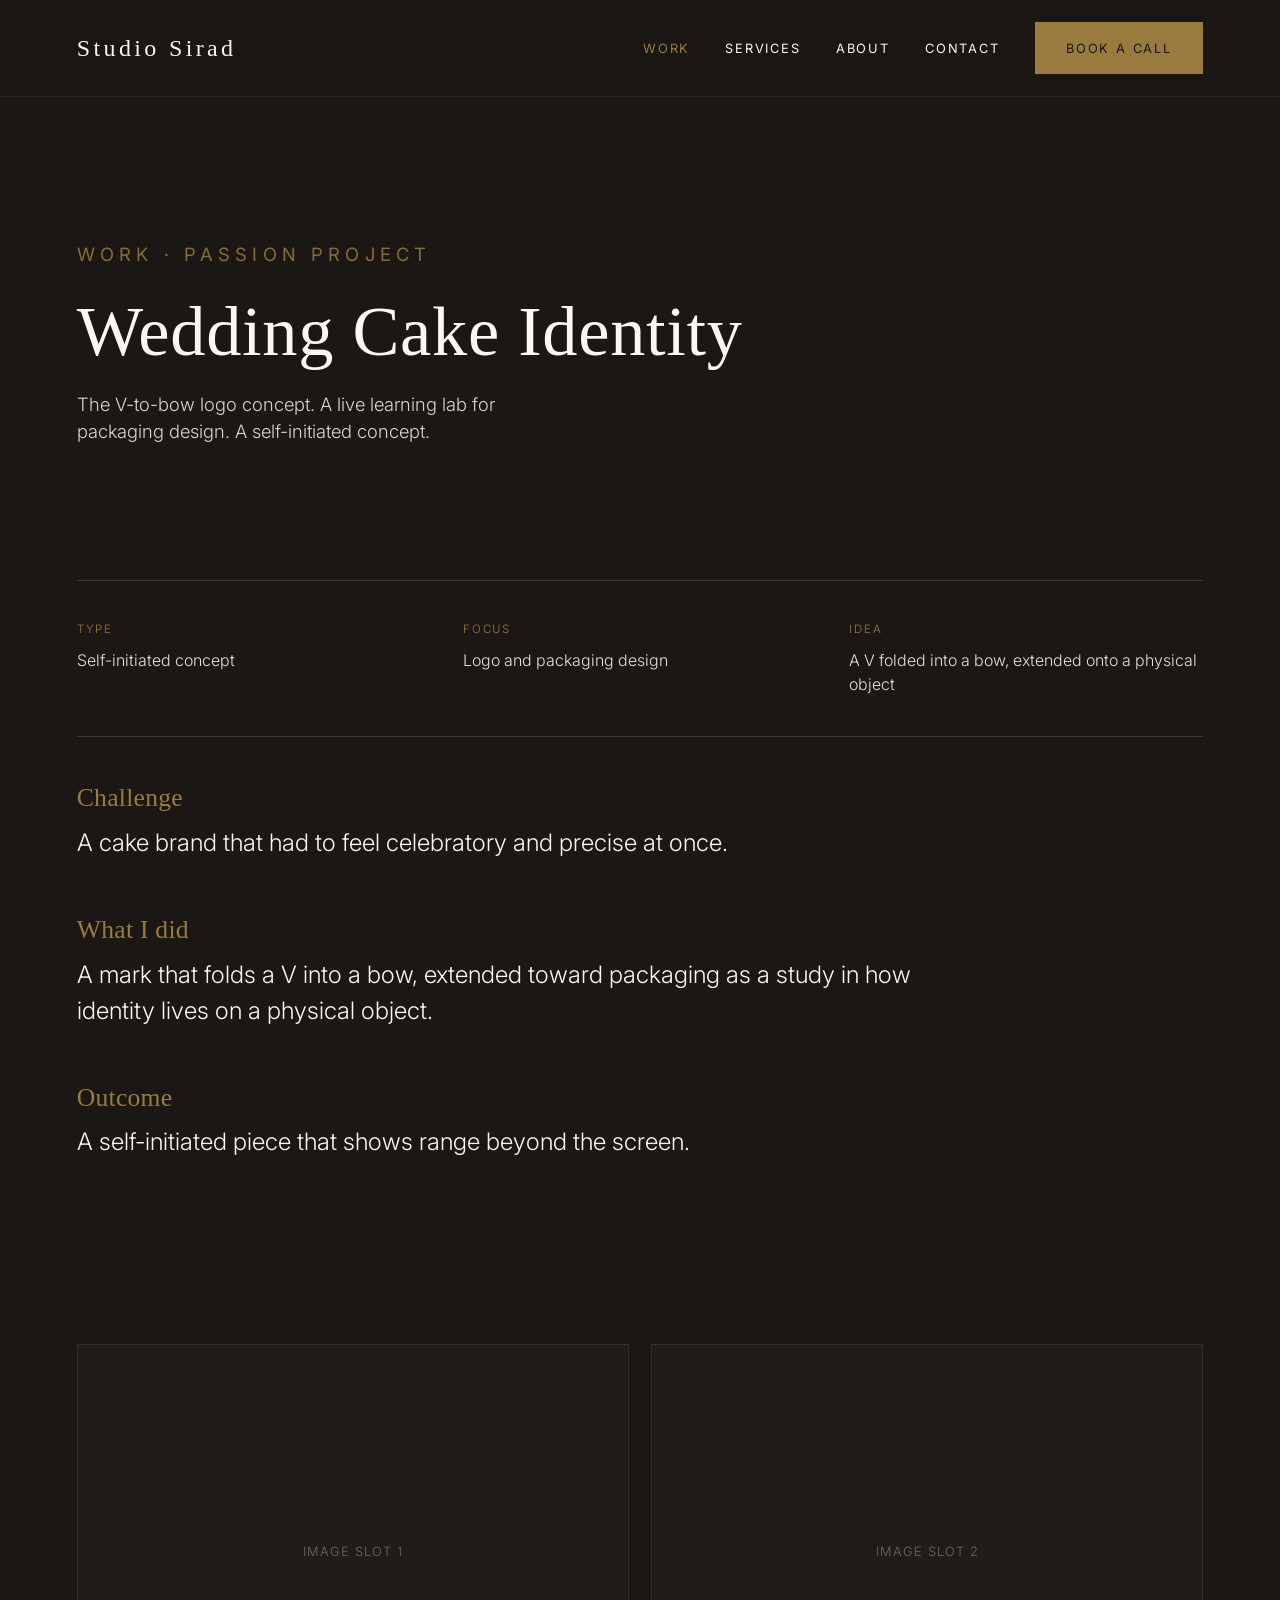
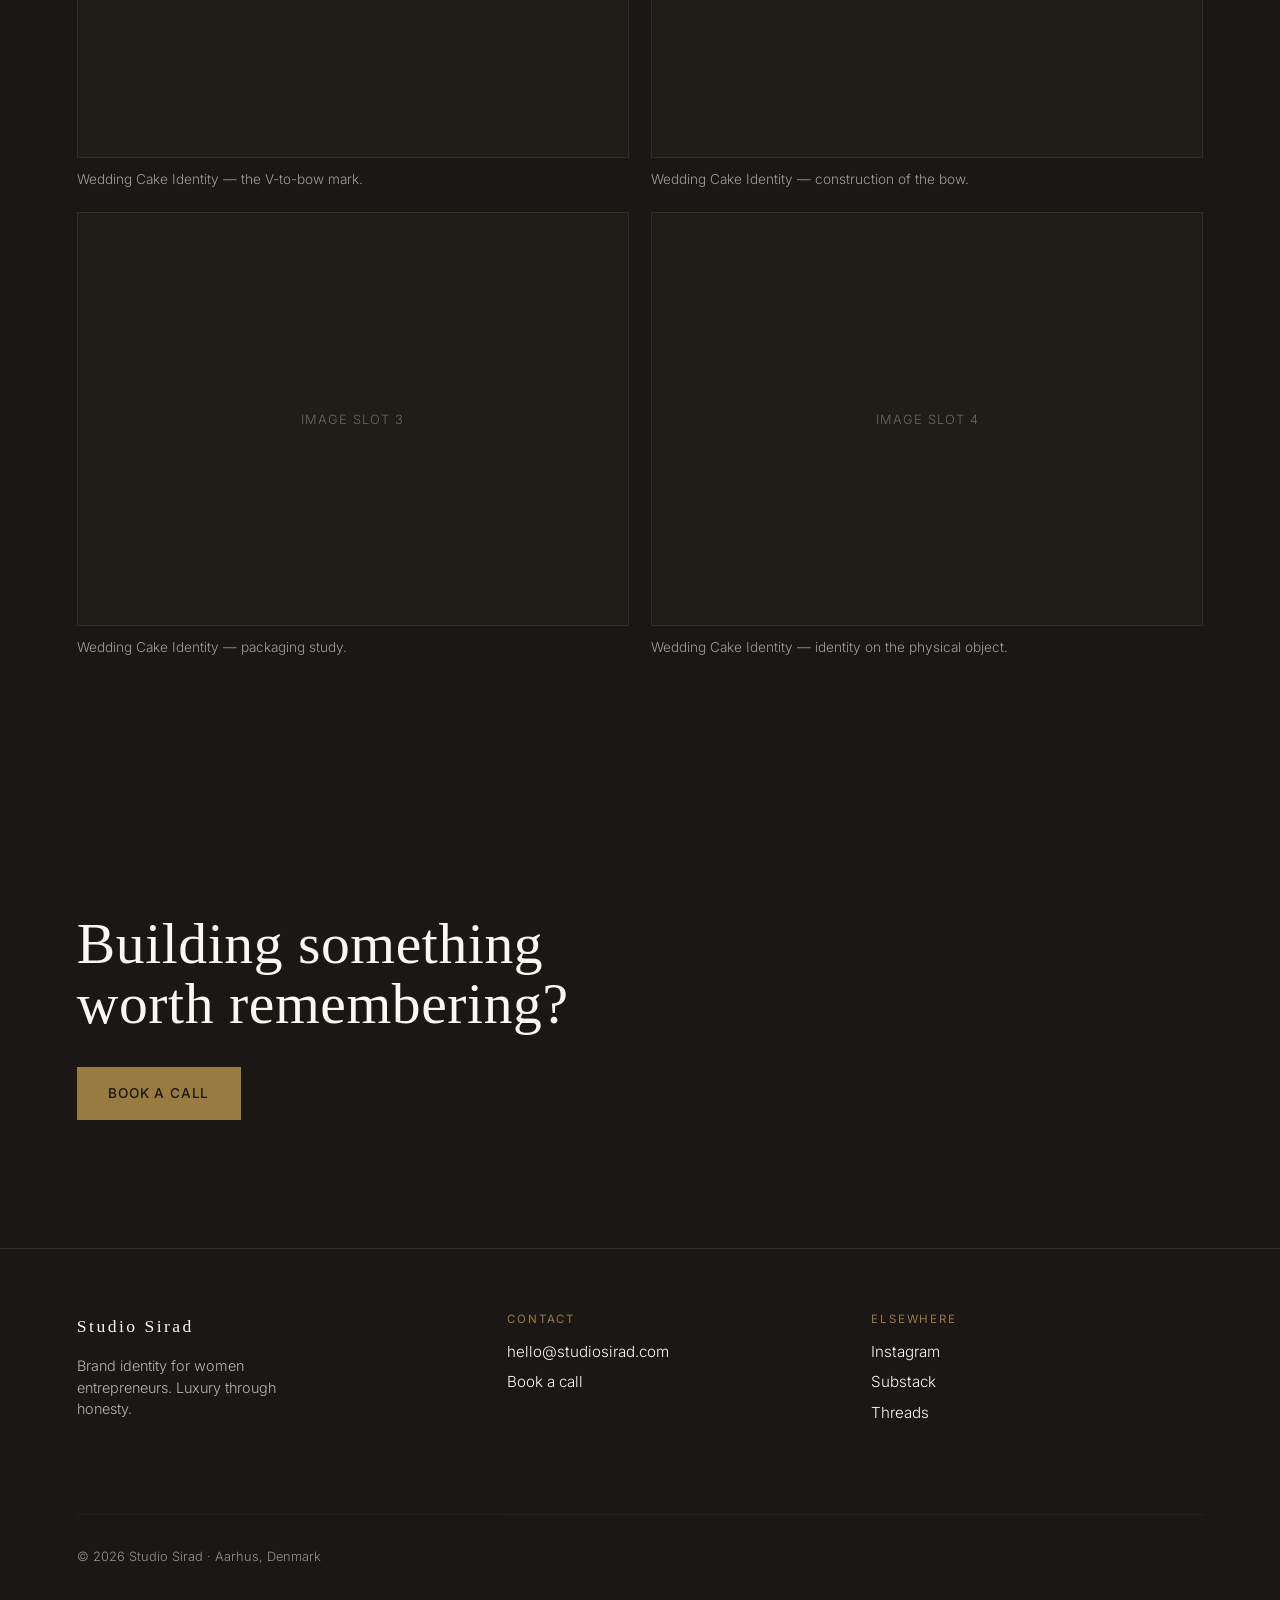
<file: work-wedding-cake.html>
<!DOCTYPE html>
<html lang="en">
<head>
  <meta charset="UTF-8" />
  <meta name="viewport" content="width=device-width, initial-scale=1.0" />
  <title>Wedding Cake Identity — Studio Sirad</title>
  <meta name="description" content="A self-initiated concept. The V-to-bow logo, extended toward packaging as a live learning lab for packaging design." />
  <link rel="preconnect" href="https://fonts.googleapis.com" />
  <link rel="preconnect" href="https://fonts.gstatic.com" crossorigin />
  <link href="https://fonts.googleapis.com/css2?family=Inter:wght@300;400;500&display=swap" rel="stylesheet" />
  <link rel="stylesheet" href="css/styles.css" />
</head>
<body>
  <header class="site-header">
    <div class="wrap">
      <a href="index.html" class="wordmark">Studio Sirad</a>
      <nav class="nav" aria-label="Primary">
        <div class="nav-links">
          <a href="work.html" class="active">Work</a>
          <a href="services.html">Services</a>
          <a href="about.html">About</a>
          <a href="contact.html">Contact</a>
        </div>
        <a href="contact.html" class="btn">Book a call</a>
        <button class="nav-toggle" aria-label="Menu" aria-expanded="false">☰</button>
      </nav>
    </div>
  </header>

  <main>
    <section class="page-head case-hero">
      <div class="wrap">
        <p class="eyebrow">Work · Passion project</p>
        <h1>Wedding Cake Identity</h1>
        <p class="lead">The V-to-bow logo concept. A live learning lab for packaging design. A self-initiated concept.</p>
      </div>
    </section>

    <section style="padding-top:0;">
      <div class="wrap">
        <dl class="case-meta">
          <div>
            <dt>Type</dt>
            <dd>Self-initiated concept</dd>
          </div>
          <div>
            <dt>Focus</dt>
            <dd>Logo and packaging design</dd>
          </div>
          <div>
            <dt>Idea</dt>
            <dd>A V folded into a bow, extended onto a physical object</dd>
          </div>
        </dl>

        <div class="case-block">
          <h2>Challenge</h2>
          <p>A cake brand that had to feel celebratory and precise at once.</p>
        </div>
        <div class="case-block">
          <h2>What I did</h2>
          <p>A mark that folds a V into a bow, extended toward packaging as a study in how identity lives on a physical object.</p>
        </div>
        <div class="case-block">
          <h2>Outcome</h2>
          <p>A self-initiated piece that shows range beyond the screen.</p>
        </div>
      </div>
    </section>

    <section style="padding-top:0;">
      <div class="wrap">
        <div class="gallery">
          <figure>
            <div class="gallery__slot">Image slot 1</div>
            <figcaption>Wedding Cake Identity — the V-to-bow mark.</figcaption>
          </figure>
          <figure>
            <div class="gallery__slot">Image slot 2</div>
            <figcaption>Wedding Cake Identity — construction of the bow.</figcaption>
          </figure>
          <figure>
            <div class="gallery__slot">Image slot 3</div>
            <figcaption>Wedding Cake Identity — packaging study.</figcaption>
          </figure>
          <figure>
            <div class="gallery__slot">Image slot 4</div>
            <figcaption>Wedding Cake Identity — identity on the physical object.</figcaption>
          </figure>
        </div>
      </div>
    </section>

    <section class="cta">
      <div class="wrap">
        <h2>Building something worth remembering?</h2>
        <a href="contact.html" class="btn">Book a call</a>
      </div>
    </section>
  </main>

  <footer class="site-footer">
    <div class="wrap">
      <div class="footer-col">
        <a href="index.html" class="wordmark">Studio Sirad</a>
        <p style="margin-top:1rem;font-size:0.9rem;opacity:0.7;max-width:26ch;">Brand identity for women entrepreneurs. Luxury through honesty.</p>
      </div>
      <div class="footer-col">
        <h4>Contact</h4>
        <a href="mailto:hello@studiosirad.com">hello@studiosirad.com</a>
        <a href="contact.html">Book a call</a>
      </div>
      <div class="footer-col">
        <h4>Elsewhere</h4>
        <a href="https://instagram.com/" target="_blank" rel="noopener">Instagram</a>
        <a href="https://substack.com/" target="_blank" rel="noopener">Substack</a>
        <a href="https://threads.net/" target="_blank" rel="noopener">Threads</a>
      </div>
      <div class="footer-legal">© 2026 Studio Sirad · Aarhus, Denmark</div>
    </div>
  </footer>

  <script src="js/main.js"></script>
</body>
</html>
</file>
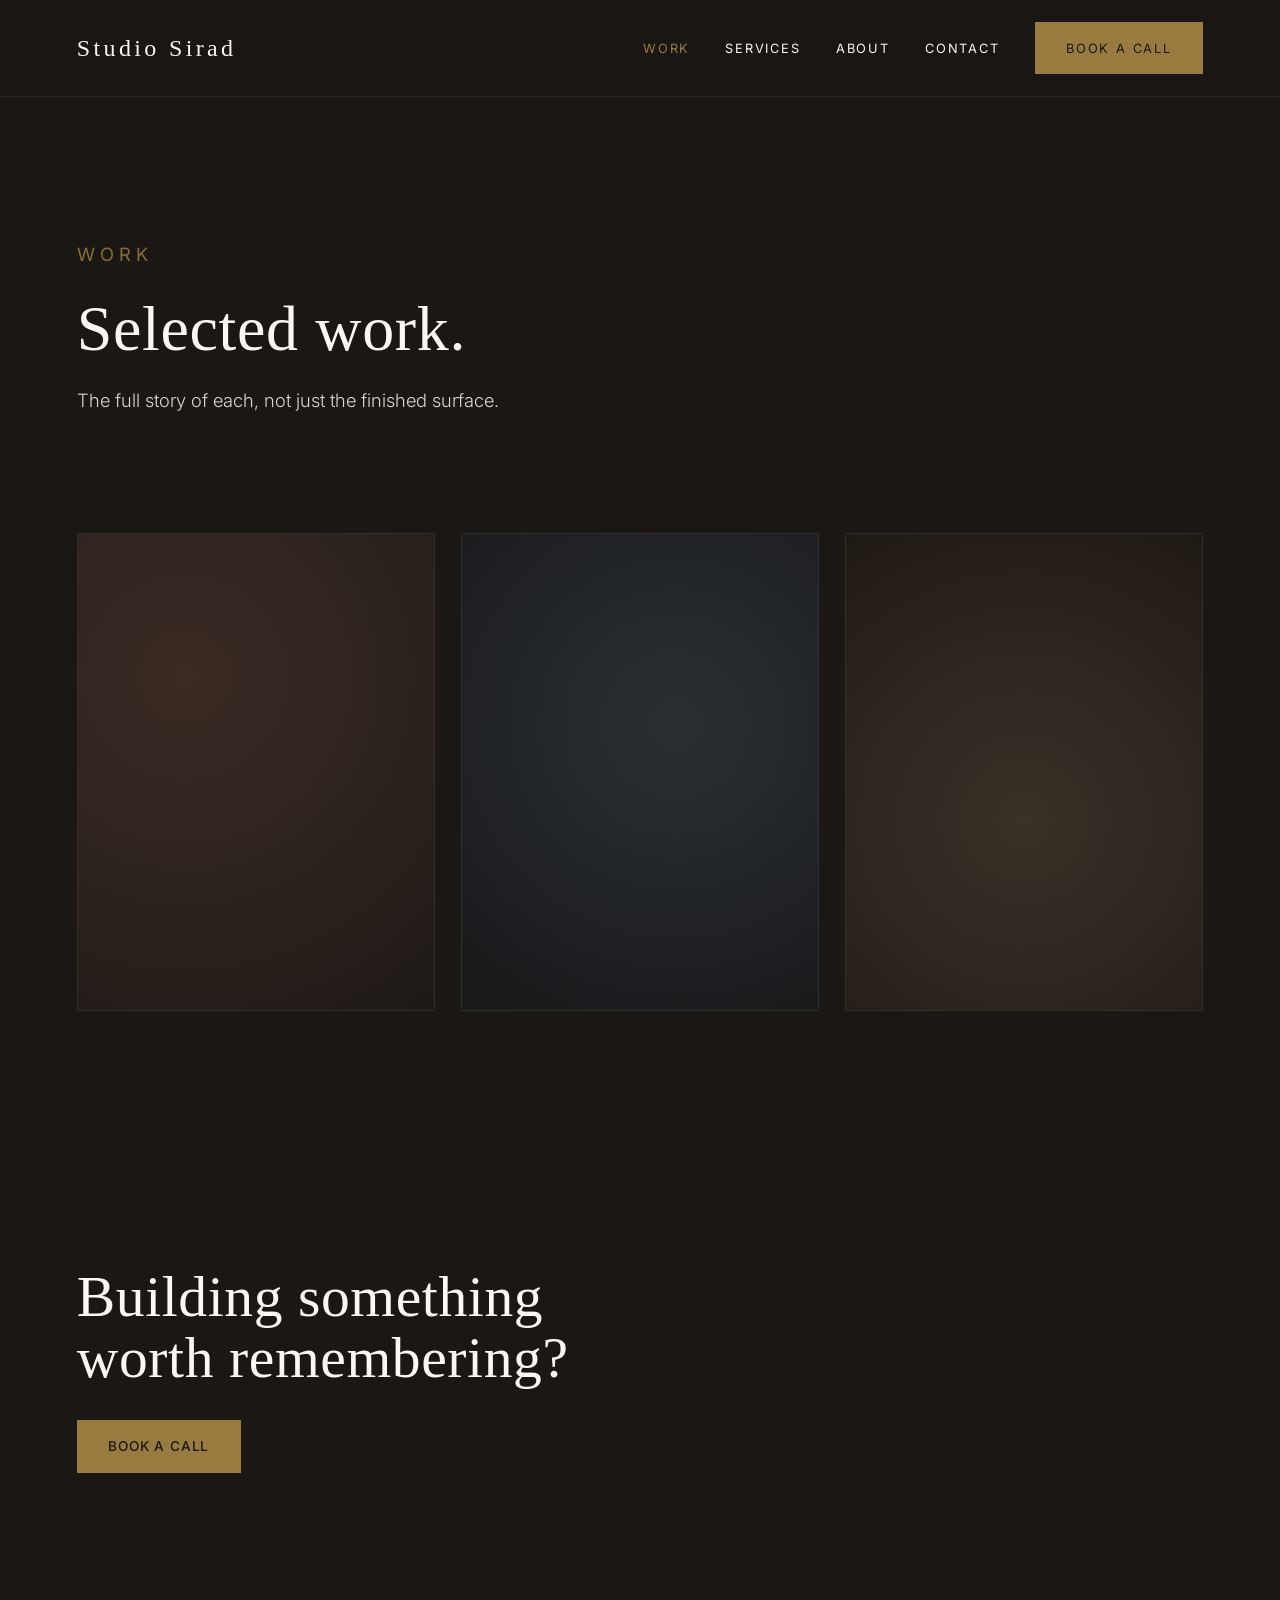
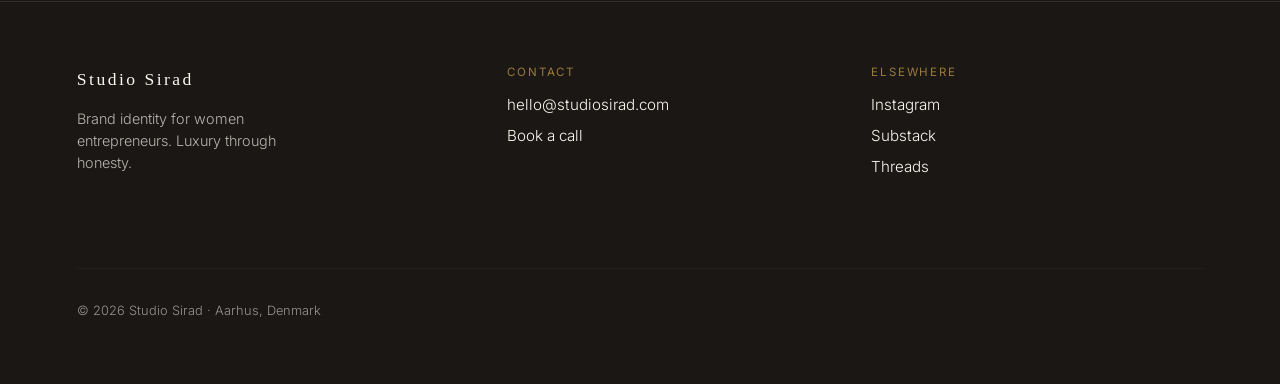
<file: work.html>
<!DOCTYPE html>
<html lang="en">
<head>
  <meta charset="UTF-8" />
  <meta name="viewport" content="width=device-width, initial-scale=1.0" />
  <title>Work — Studio Sirad</title>
  <meta name="description" content="Selected work from Studio Sirad. The full story of each, not just the finished surface." />
  <link rel="preconnect" href="https://fonts.googleapis.com" />
  <link rel="preconnect" href="https://fonts.gstatic.com" crossorigin />
  <link href="https://fonts.googleapis.com/css2?family=Inter:wght@300;400;500&display=swap" rel="stylesheet" />
  <link rel="stylesheet" href="css/styles.css" />
</head>
<body>
  <header class="site-header">
    <div class="wrap">
      <a href="index.html" class="wordmark">Studio Sirad</a>
      <nav class="nav" aria-label="Primary">
        <div class="nav-links">
          <a href="work.html" class="active">Work</a>
          <a href="services.html">Services</a>
          <a href="about.html">About</a>
          <a href="contact.html">Contact</a>
        </div>
        <a href="contact.html" class="btn">Book a call</a>
        <button class="nav-toggle" aria-label="Menu" aria-expanded="false">☰</button>
      </nav>
    </div>
  </header>

  <main>
    <section class="page-head">
      <div class="wrap">
        <p class="eyebrow">Work</p>
        <h1>Selected work.</h1>
        <p class="lead">The full story of each, not just the finished surface.</p>
      </div>
    </section>

    <section style="padding-top:2rem;">
      <div class="wrap">
        <div class="projects-grid">
          <a href="work-ladies-lounge.html" class="project-card">
            <span class="project-card__media ph-1"></span>
            <span class="project-card__caption">
              <h3>The Ladies Lounge</h3>
              <span>Luxury women's lifestyle brand</span>
            </span>
          </a>
          <a href="work-markaz-al-hidayah.html" class="project-card">
            <span class="project-card__media ph-2"></span>
            <span class="project-card__caption">
              <h3>Markaz Al Hidayah</h3>
              <span>Islamic learning platform</span>
            </span>
          </a>
          <a href="work-wedding-cake.html" class="project-card">
            <span class="project-card__media ph-3"></span>
            <span class="project-card__caption">
              <h3>Wedding Cake Identity</h3>
              <span>Passion project</span>
            </span>
          </a>
        </div>
      </div>
    </section>

    <section class="cta">
      <div class="wrap">
        <h2>Building something worth remembering?</h2>
        <a href="contact.html" class="btn">Book a call</a>
      </div>
    </section>
  </main>

  <footer class="site-footer">
    <div class="wrap">
      <div class="footer-col">
        <a href="index.html" class="wordmark">Studio Sirad</a>
        <p style="margin-top:1rem;font-size:0.9rem;opacity:0.7;max-width:26ch;">Brand identity for women entrepreneurs. Luxury through honesty.</p>
      </div>
      <div class="footer-col">
        <h4>Contact</h4>
        <a href="mailto:hello@studiosirad.com">hello@studiosirad.com</a>
        <a href="contact.html">Book a call</a>
      </div>
      <div class="footer-col">
        <h4>Elsewhere</h4>
        <a href="https://instagram.com/" target="_blank" rel="noopener">Instagram</a>
        <a href="https://substack.com/" target="_blank" rel="noopener">Substack</a>
        <a href="https://threads.net/" target="_blank" rel="noopener">Threads</a>
      </div>
      <div class="footer-legal">© 2026 Studio Sirad · Aarhus, Denmark</div>
    </div>
  </footer>

  <script src="js/main.js"></script>
</body>
</html>
</file>
<file: css/styles.css>
/* =========================================================
   Studio Sirad — Brand identity studio
   Design system: ink ground, paper text, sandy gold accents
   ========================================================= */

:root {
  --ink: #1A1714;
  --paper: #FAF8F3;
  --gold: #9A7B3F;
  --gold-deep: #7d6231;

  --serif: "Bodoni MT", "Times New Roman", serif;
  --body: "Inter", -apple-system, BlinkMacSystemFont, "Segoe UI", Roboto, sans-serif;

  --maxw: 1440px;
  --pad: 6vw;
  --gap: 2rem;

  --fs-body: 24px;
}

/* ---------- Reset-ish ---------- */
*,
*::before,
*::after {
  box-sizing: border-box;
}

html {
  scroll-behavior: smooth;
}

body {
  margin: 0;
  background: var(--ink);
  color: var(--paper);
  font-family: var(--body);
  font-size: var(--fs-body);
  line-height: 1.5;
  font-weight: 300;
  -webkit-font-smoothing: antialiased;
  text-rendering: optimizeLegibility;
}

img {
  max-width: 100%;
  display: block;
}

a {
  color: var(--paper);
  text-decoration: none;
  transition: color 0.25s ease;
}

a:hover {
  color: var(--gold);
}

h1,
h2,
h3,
h4 {
  font-family: var(--serif);
  font-weight: 400;
  line-height: 1.05;
  margin: 0;
  letter-spacing: 0.01em;
}

p {
  margin: 0 0 1.4rem;
  max-width: 60ch;
}

/* ---------- Layout ---------- */
.wrap {
  width: 100%;
  max-width: var(--maxw);
  margin: 0 auto;
  padding-left: var(--pad);
  padding-right: var(--pad);
}

section {
  padding-top: 8rem;
  padding-bottom: 8rem;
}

.eyebrow {
  font-family: var(--body);
  font-size: 0.7rem;
  letter-spacing: 0.28em;
  text-transform: uppercase;
  color: var(--gold);
  margin: 0 0 1.6rem;
  font-weight: 400;
}

/* ---------- Buttons ---------- */
.btn {
  display: inline-block;
  background: var(--gold);
  color: var(--ink);
  font-family: var(--body);
  font-size: 0.85rem;
  font-weight: 500;
  letter-spacing: 0.06em;
  text-transform: uppercase;
  padding: 0.95rem 1.9rem;
  border: 1px solid var(--gold);
  cursor: pointer;
  transition: background 0.25s ease, color 0.25s ease, border-color 0.25s ease;
}

.btn:hover {
  background: var(--paper);
  color: var(--ink);
  border-color: var(--paper);
}

.btn--ghost {
  background: transparent;
  color: var(--gold);
}

.btn--ghost:hover {
  background: var(--gold);
  color: var(--ink);
}

/* ---------- Header ---------- */
.site-header {
  position: sticky;
  top: 0;
  z-index: 50;
  background: rgba(26, 23, 20, 0.82);
  backdrop-filter: blur(10px);
  border-bottom: 1px solid rgba(250, 248, 243, 0.07);
}

.site-header .wrap {
  display: flex;
  align-items: center;
  justify-content: space-between;
  gap: 1.5rem;
  padding-top: 1.4rem;
  padding-bottom: 1.4rem;
}

.wordmark {
  font-family: var(--serif);
  font-size: 1.5rem;
  letter-spacing: 0.14em;
  color: var(--paper);
  white-space: nowrap;
}

.wordmark:hover {
  color: var(--gold);
}

.nav {
  display: flex;
  align-items: center;
  gap: 2.2rem;
  margin-left: auto;
}

.nav a {
  font-family: var(--body);
  font-size: 0.8rem;
  letter-spacing: 0.14em;
  text-transform: uppercase;
  font-weight: 400;
}

.nav a.active {
  color: var(--gold);
}

.nav-links {
  display: flex;
  gap: 2.2rem;
}

.nav-toggle {
  display: none;
  background: none;
  border: 0;
  color: var(--paper);
  font-size: 1.4rem;
  cursor: pointer;
  padding: 0.2rem 0.4rem;
}

/* ---------- Hero ---------- */
.hero {
  position: relative;
  min-height: 88vh;
  display: flex;
  align-items: center;
  overflow: hidden;
  padding-top: 6rem;
  padding-bottom: 6rem;
}

.hero__inner {
  position: relative;
  z-index: 2;
  max-width: min(60%, 60ch);
}

.hero h1 {
  font-size: clamp(2.6rem, 6.4vw, 6.4rem);
  margin-bottom: 2rem;
}

.hero__support {
  font-size: clamp(1.05rem, 1.6vw, 1.35rem);
  max-width: 34ch;
  color: var(--paper);
  opacity: 0.85;
  margin-bottom: 2.6rem;
}

/* Animated concentric circles */
.hero__rings {
  position: absolute;
  z-index: 1;
  top: 50%;
  right: -4vw;
  transform: translateY(-50%);
  width: min(44vw, 620px);
  height: min(44vw, 620px);
  pointer-events: none;
}

.hero__rings svg {
  width: 100%;
  height: 100%;
  overflow: visible;
}

.hero__rings circle {
  fill: none;
  stroke: var(--gold);
  stroke-width: 0.8;
  transform-origin: center;
  transform-box: fill-box;
}

.ring-1 { opacity: 0.42; animation: breathe 9s ease-in-out infinite; }
.ring-2 { opacity: 0.34; animation: breathe 11s ease-in-out infinite reverse; }
.ring-3 { opacity: 0.27; animation: breathe 13s ease-in-out infinite; }
.ring-4 { opacity: 0.21; animation: breathe 16s ease-in-out infinite reverse; }
.ring-5 { opacity: 0.16; animation: breathe 19s ease-in-out infinite; }
.ring-6 { opacity: 0.11; animation: breathe 22s ease-in-out infinite reverse; }

@keyframes breathe {
  0%,
  100% { transform: scale(1); }
  50% { transform: scale(1.06); }
}

@media (prefers-reduced-motion: reduce) {
  .hero__rings circle { animation: none; }
  html { scroll-behavior: auto; }
}

/* ---------- Generic page head ---------- */
.page-head {
  padding-top: 9rem;
  padding-bottom: 4rem;
}

.page-head h1 {
  font-size: clamp(2.4rem, 5vw, 4.4rem);
  margin-bottom: 1.6rem;
}

.page-head p {
  font-size: 1.15rem;
  opacity: 0.85;
}

.lead {
  font-size: 1.35rem;
  line-height: 1.5;
  max-width: 44ch;
}

/* ---------- Intro block ---------- */
.intro .wrap {
  display: grid;
  grid-template-columns: 0.4fr 1fr;
  gap: 4rem;
  align-items: start;
}

.intro .eyebrow {
  margin: 0;
  padding-top: 0.7rem;
}

.intro p {
  font-size: clamp(1.5rem, 2.6vw, 2.4rem);
  line-height: 1.35;
  max-width: 26ch;
  font-family: var(--serif);
  font-weight: 400;
  margin: 0;
}

/* ---------- Featured projects ---------- */
.projects-grid {
  display: grid;
  grid-template-columns: repeat(3, 1fr);
  gap: 1.6rem;
}

.project-card {
  position: relative;
  display: block;
  aspect-ratio: 3 / 4;
  overflow: hidden;
  background: #201c18;
  border: 1px solid rgba(250, 248, 243, 0.08);
}

.project-card__media {
  position: absolute;
  inset: 0;
  background-size: cover;
  background-position: center;
  transition: transform 0.7s cubic-bezier(0.22, 1, 0.36, 1);
}

.project-card:hover .project-card__media {
  transform: scale(1.05);
}

.project-card__caption {
  position: absolute;
  inset: 0;
  display: flex;
  flex-direction: column;
  justify-content: flex-end;
  padding: 1.8rem;
  background: linear-gradient(to top, rgba(26, 23, 20, 0.92) 0%, rgba(26, 23, 20, 0.1) 60%, rgba(26, 23, 20, 0) 100%);
  opacity: 0;
  transition: opacity 0.4s ease;
}

.project-card:hover .project-card__caption,
.project-card:focus-visible .project-card__caption {
  opacity: 1;
}

.project-card__caption h3 {
  font-size: 1.5rem;
  margin-bottom: 0.4rem;
  color: var(--paper);
}

.project-card__caption span {
  font-family: var(--body);
  font-size: 0.85rem;
  color: var(--gold);
  letter-spacing: 0.04em;
}

/* Placeholder media (until real images are dropped in) */
.ph-1 { background: radial-gradient(circle at 30% 30%, #3a2b24, #1f1a16); }
.ph-2 { background: radial-gradient(circle at 60% 40%, #2b2f33, #17181a); }
.ph-3 { background: radial-gradient(circle at 50% 60%, #3a3128, #201a15); }

/* ---------- Section titles ---------- */
.section-title {
  font-size: clamp(1.8rem, 3.4vw, 3rem);
  margin-bottom: 3rem;
  max-width: 22ch;
}

/* ---------- Services snapshot ---------- */
.services-list {
  display: grid;
  grid-template-columns: repeat(3, 1fr);
  gap: 2.5rem;
}

.service {
  border-top: 1px solid rgba(250, 248, 243, 0.15);
  padding-top: 1.6rem;
}

.service h3 {
  font-size: 1.6rem;
  margin-bottom: 0.9rem;
}

.service p {
  font-size: 1rem;
  opacity: 0.82;
}

/* ---------- Quote ---------- */
.quote {
  text-align: left;
}

.quote blockquote {
  margin: 0;
  font-family: var(--serif);
  font-size: clamp(1.8rem, 4vw, 3.2rem);
  line-height: 1.25;
  max-width: 24ch;
}

.quote cite {
  display: block;
  margin-top: 2rem;
  font-family: var(--body);
  font-style: normal;
  font-size: 0.9rem;
  letter-spacing: 0.1em;
  text-transform: uppercase;
  color: var(--gold);
}

/* ---------- Split / two-column ---------- */
.split {
  display: grid;
  grid-template-columns: 1fr 1fr;
  gap: 5rem;
  align-items: start;
}

/* ---------- Newsletter / forms ---------- */
.form-block {
  max-width: 34rem;
}

.form-block h2 {
  font-size: clamp(1.8rem, 3.4vw, 2.8rem);
  margin-bottom: 1rem;
}

.form-block p {
  font-size: 1rem;
  opacity: 0.82;
  margin-bottom: 2rem;
}

form {
  display: flex;
  flex-direction: column;
  gap: 1.2rem;
}

.field {
  display: flex;
  flex-direction: column;
  gap: 0.5rem;
}

label {
  font-family: var(--body);
  font-size: 0.72rem;
  letter-spacing: 0.16em;
  text-transform: uppercase;
  color: var(--paper);
  opacity: 0.7;
}

input,
textarea {
  font-family: var(--body);
  font-size: 1rem;
  color: var(--paper);
  background: transparent;
  border: 0;
  border-bottom: 1px solid rgba(250, 248, 243, 0.28);
  padding: 0.7rem 0;
  transition: border-color 0.25s ease;
}

input:focus,
textarea:focus {
  outline: none;
  border-color: var(--gold);
}

textarea {
  resize: vertical;
  min-height: 7rem;
}

.form-note {
  font-size: 0.8rem;
  opacity: 0.6;
  margin: 0;
}

.form-status {
  font-size: 0.9rem;
  color: var(--gold);
  min-height: 1.2em;
  margin: 0;
}

/* ---------- Project detail ---------- */
.case-hero h1 {
  font-size: clamp(2.4rem, 5.5vw, 4.8rem);
  margin-bottom: 1.4rem;
}

.case-hero .lead {
  opacity: 0.85;
}

.case-meta {
  display: grid;
  grid-template-columns: repeat(auto-fit, minmax(180px, 1fr));
  gap: 2rem;
  border-top: 1px solid rgba(250, 248, 243, 0.15);
  border-bottom: 1px solid rgba(250, 248, 243, 0.15);
  padding: 2.5rem 0;
  margin: 3rem 0;
}

.case-meta dt {
  font-size: 0.72rem;
  letter-spacing: 0.16em;
  text-transform: uppercase;
  color: var(--gold);
  margin-bottom: 0.6rem;
}

.case-meta dd {
  margin: 0;
  font-size: 1rem;
  opacity: 0.9;
}

.case-block {
  margin-bottom: 3.5rem;
  max-width: 60ch;
}

.case-block h2 {
  font-family: var(--serif);
  font-size: 1.6rem;
  margin-bottom: 0.8rem;
  color: var(--gold);
}

.gallery {
  display: grid;
  grid-template-columns: repeat(2, 1fr);
  gap: 1.4rem;
}

.gallery figure {
  margin: 0;
}

.gallery__slot {
  aspect-ratio: 4 / 3;
  background: #201c18;
  border: 1px solid rgba(250, 248, 243, 0.08);
  display: flex;
  align-items: center;
  justify-content: center;
  color: rgba(250, 248, 243, 0.35);
  font-size: 0.8rem;
  letter-spacing: 0.08em;
  text-transform: uppercase;
}

.gallery figcaption {
  margin-top: 0.7rem;
  font-size: 0.85rem;
  opacity: 0.6;
}

/* ---------- Packages (services page) ---------- */
.packages {
  display: grid;
  gap: 0;
}

.package {
  display: grid;
  grid-template-columns: 0.4fr 1fr 0.6fr;
  gap: 2rem;
  padding: 3rem 0;
  border-top: 1px solid rgba(250, 248, 243, 0.15);
  align-items: baseline;
}

.package:last-child {
  border-bottom: 1px solid rgba(250, 248, 243, 0.15);
}

.package h3 {
  font-size: 1.9rem;
}

.package p {
  font-size: 1rem;
  opacity: 0.85;
  margin: 0;
}

.package .outcome {
  font-size: 0.9rem;
  color: var(--gold);
  opacity: 1;
}

/* ---------- Steps ---------- */
.steps {
  counter-reset: step;
  display: grid;
  grid-template-columns: repeat(2, 1fr);
  gap: 2.5rem 4rem;
}

.step {
  counter-increment: step;
  position: relative;
  padding-left: 3.4rem;
}

.step::before {
  content: counter(step, decimal-leading-zero);
  position: absolute;
  left: 0;
  top: 0;
  font-family: var(--serif);
  font-size: 1.4rem;
  color: var(--gold);
}

.step h3 {
  font-family: var(--body);
  font-size: 1.05rem;
  font-weight: 500;
  letter-spacing: 0.02em;
  margin-bottom: 0.5rem;
}

.step p {
  font-size: 0.95rem;
  opacity: 0.8;
  margin: 0;
}

/* ---------- FAQ ---------- */
.faq {
  border-top: 1px solid rgba(250, 248, 243, 0.15);
}

.faq details {
  border-bottom: 1px solid rgba(250, 248, 243, 0.15);
  padding: 1.6rem 0;
}

.faq summary {
  font-family: var(--serif);
  font-size: 1.4rem;
  cursor: pointer;
  list-style: none;
  display: flex;
  justify-content: space-between;
  align-items: center;
  gap: 1rem;
}

.faq summary::-webkit-details-marker {
  display: none;
}

.faq summary::after {
  content: "+";
  color: var(--gold);
  font-family: var(--body);
  font-size: 1.4rem;
  transition: transform 0.25s ease;
}

.faq details[open] summary::after {
  transform: rotate(45deg);
}

.faq details p {
  margin: 1.2rem 0 0;
  font-size: 1rem;
  opacity: 0.82;
}

/* ---------- CTA band ---------- */
.cta {
  text-align: left;
}

.cta h2 {
  font-size: clamp(2rem, 4.5vw, 3.6rem);
  margin-bottom: 2rem;
  max-width: 20ch;
}

/* ---------- Footer ---------- */
.site-footer {
  border-top: 1px solid rgba(250, 248, 243, 0.1);
  padding-top: 4rem;
  padding-bottom: 4rem;
}

.site-footer .wrap {
  display: grid;
  grid-template-columns: 1.2fr 1fr 1fr;
  gap: 2rem;
  align-items: start;
}

.site-footer .wordmark {
  font-size: 1.1rem;
}

.footer-col h4 {
  font-family: var(--body);
  font-size: 0.72rem;
  letter-spacing: 0.16em;
  text-transform: uppercase;
  color: var(--gold);
  margin-bottom: 1rem;
  font-weight: 400;
}

.footer-col a {
  display: block;
  font-size: 0.95rem;
  margin-bottom: 0.5rem;
}

.footer-legal {
  grid-column: 1 / -1;
  margin-top: 2.5rem;
  padding-top: 2rem;
  border-top: 1px solid rgba(250, 248, 243, 0.08);
  font-size: 0.8rem;
  opacity: 0.55;
}

/* ---------- Responsive ---------- */
@media (max-width: 1024px) {
  :root { --fs-body: 21px; }

  .split { gap: 3rem; }
}

@media (max-width: 820px) {
  :root { --fs-body: 19px; }

  section {
    padding-top: 5.5rem;
    padding-bottom: 5.5rem;
  }

  .nav-links {
    display: none;
    position: absolute;
    top: 100%;
    left: 0;
    right: 0;
    flex-direction: column;
    gap: 0;
    background: var(--ink);
    border-bottom: 1px solid rgba(250, 248, 243, 0.1);
    padding: 1rem var(--pad) 1.5rem;
  }

  .nav-links.open {
    display: flex;
  }

  .nav-links a {
    padding: 0.9rem 0;
    border-bottom: 1px solid rgba(250, 248, 243, 0.07);
  }

  .nav-toggle {
    display: block;
  }

  .nav {
    gap: 0.9rem;
  }

  .nav .btn {
    white-space: nowrap;
    padding: 0.7rem 1.1rem;
    font-size: 0.72rem;
  }

  .site-header .wrap {
    gap: 0.75rem;
  }

  .site-header .wordmark {
    font-size: 1.05rem;
    letter-spacing: 0.16em;
  }

  .hero__rings {
    right: -20vw;
    opacity: 0.7;
  }

  .projects-grid,
  .services-list,
  .split,
  .steps,
  .intro .wrap {
    grid-template-columns: 1fr;
  }

  .intro .wrap {
    gap: 1.5rem;
  }

  .split { gap: 2.5rem; }

  .gallery {
    grid-template-columns: 1fr;
  }

  .package {
    grid-template-columns: 1fr;
    gap: 0.8rem;
  }

  .site-footer .wrap {
    grid-template-columns: 1fr 1fr;
  }
}

@media (max-width: 520px) {
  :root { --pad: 7vw; }

  .hero { min-height: 80vh; }

  .site-footer .wrap {
    grid-template-columns: 1fr;
  }

  .btn {
    width: 100%;
    text-align: center;
  }

  .hero .btn,
  .cta .btn,
  .nav .btn {
    width: auto;
  }
}
</file>
